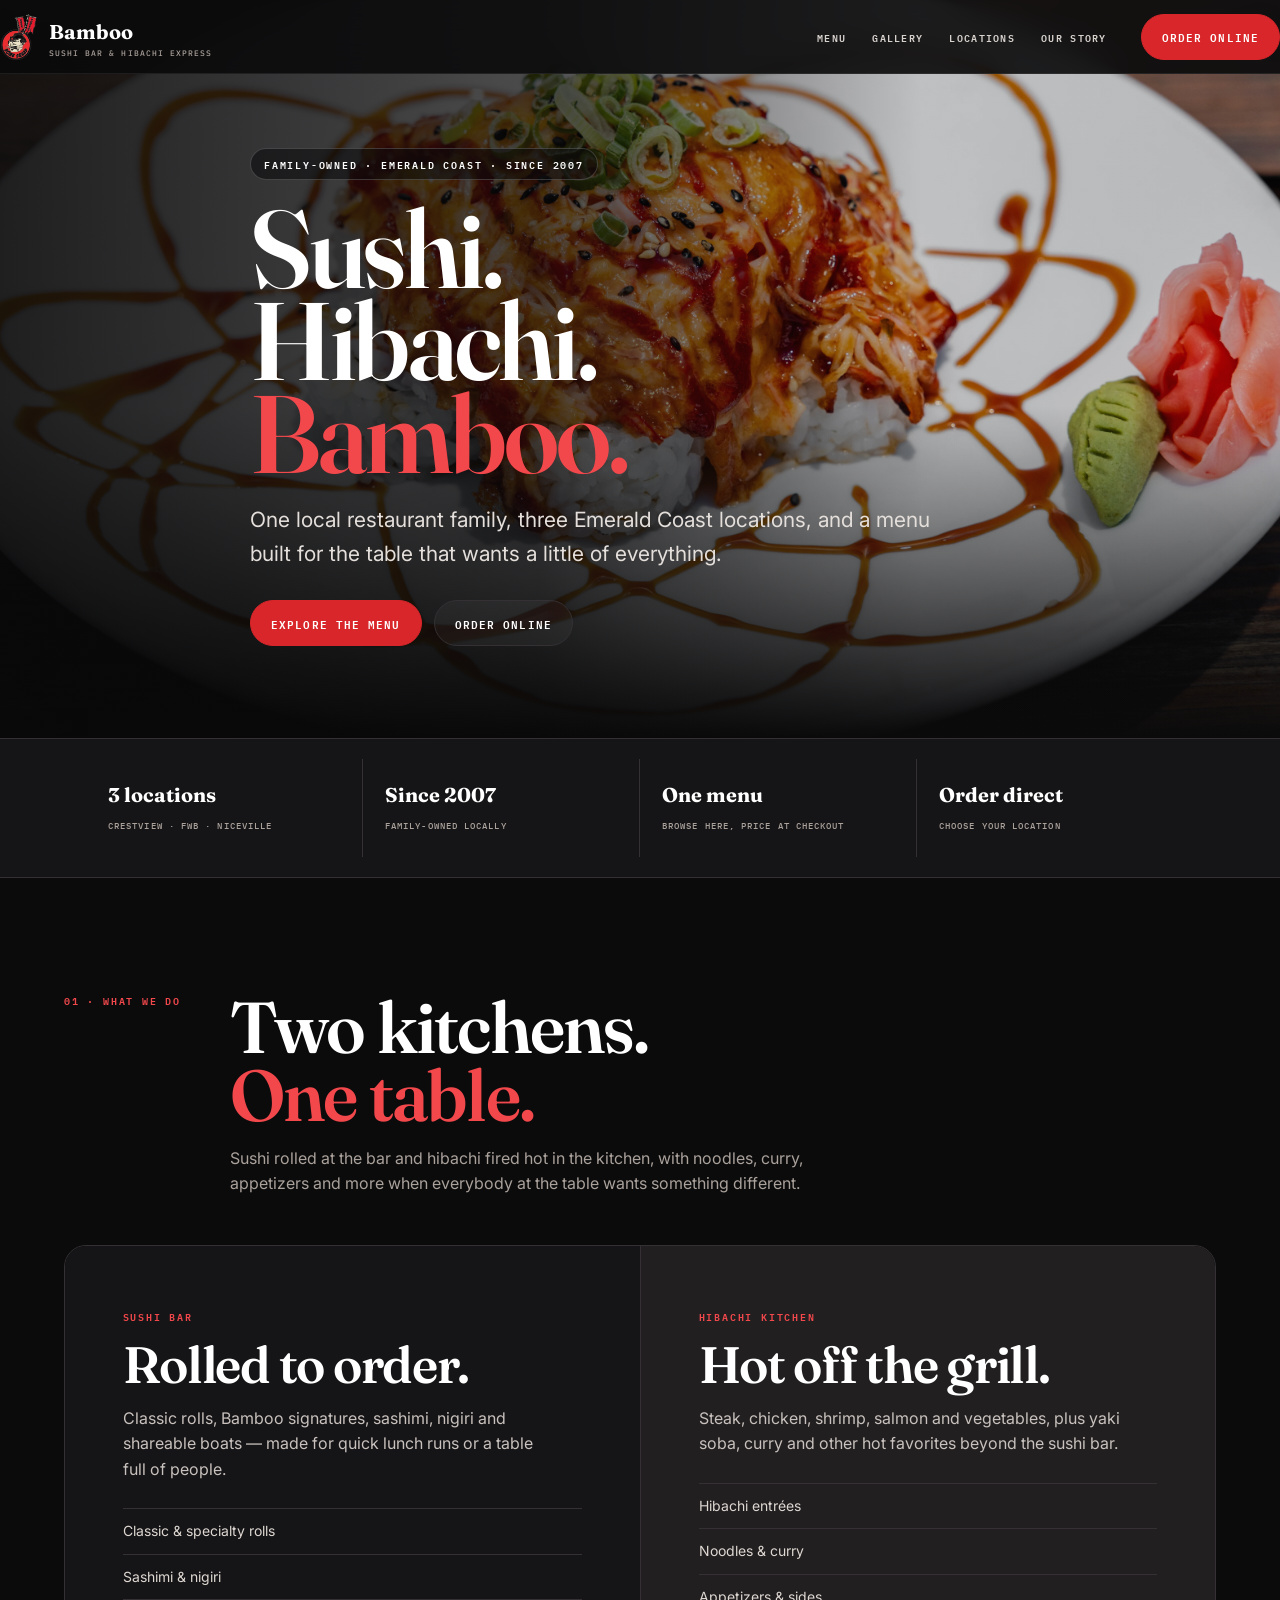
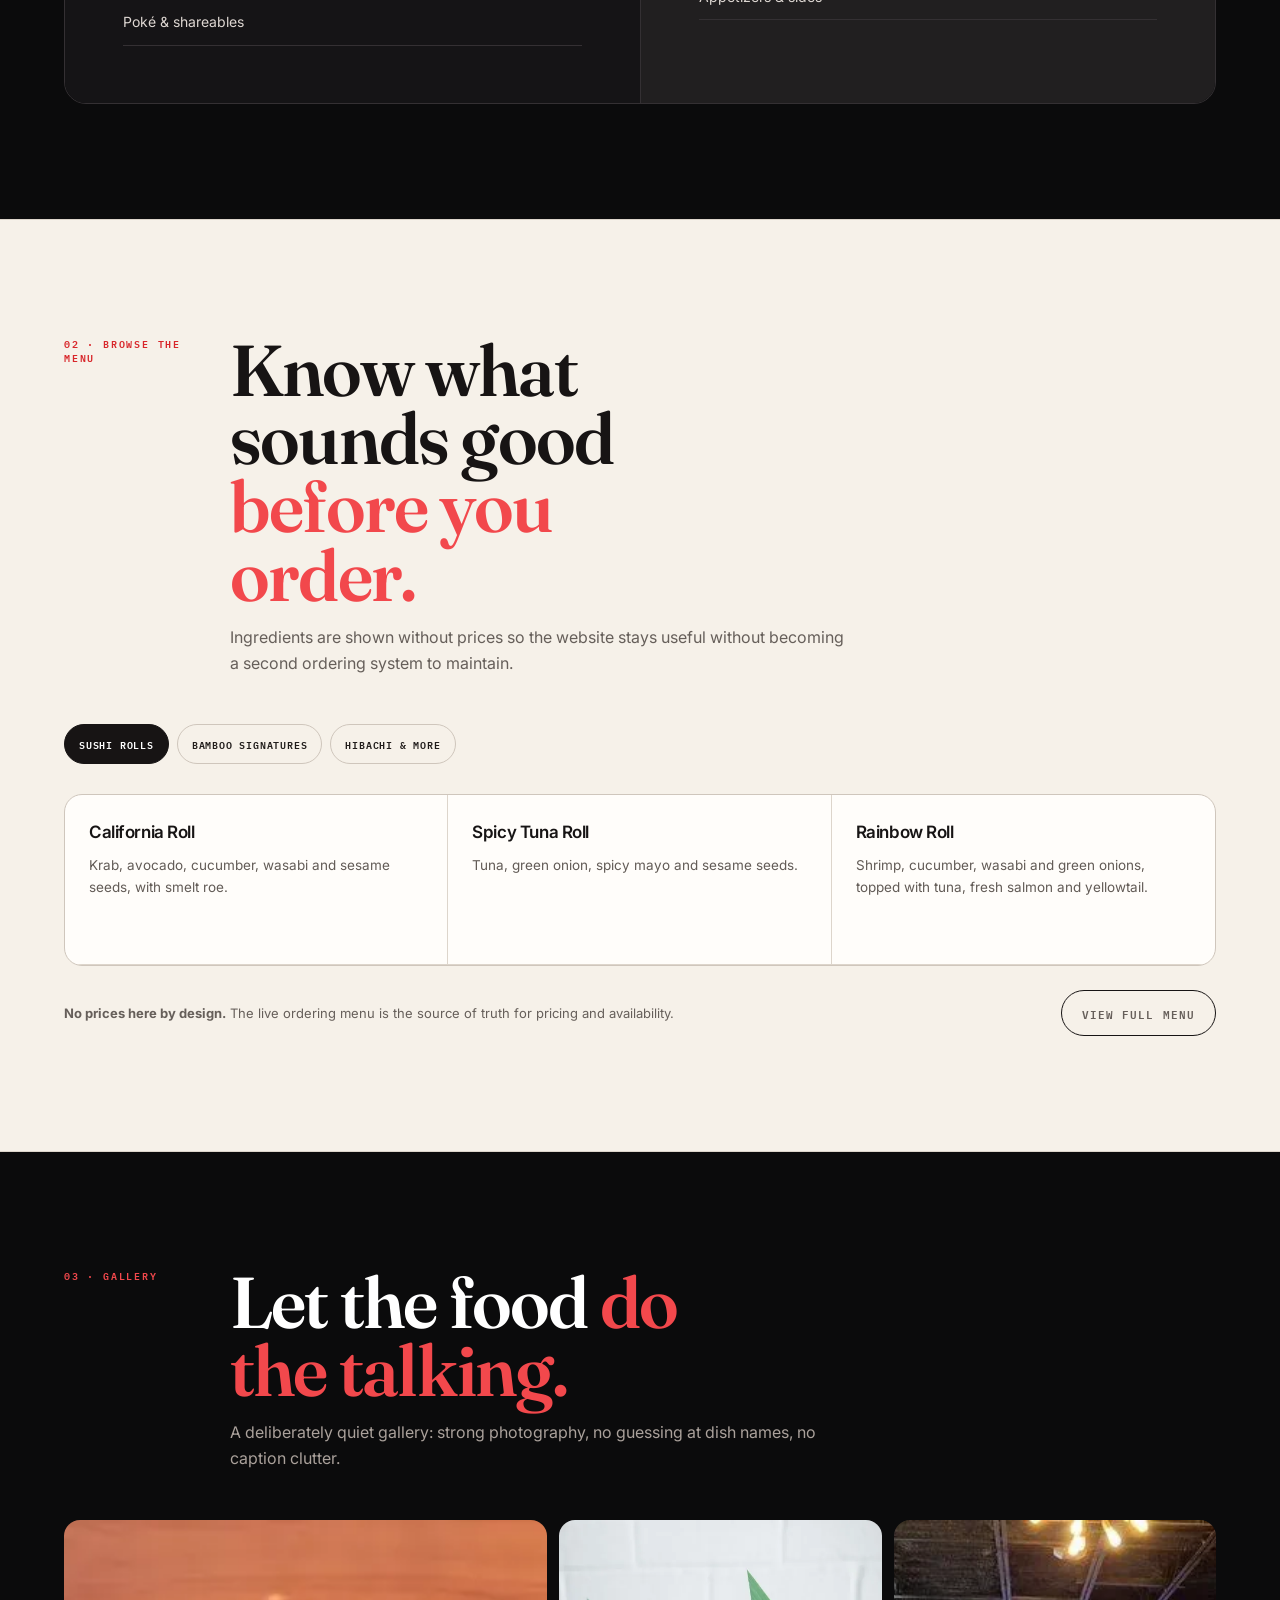
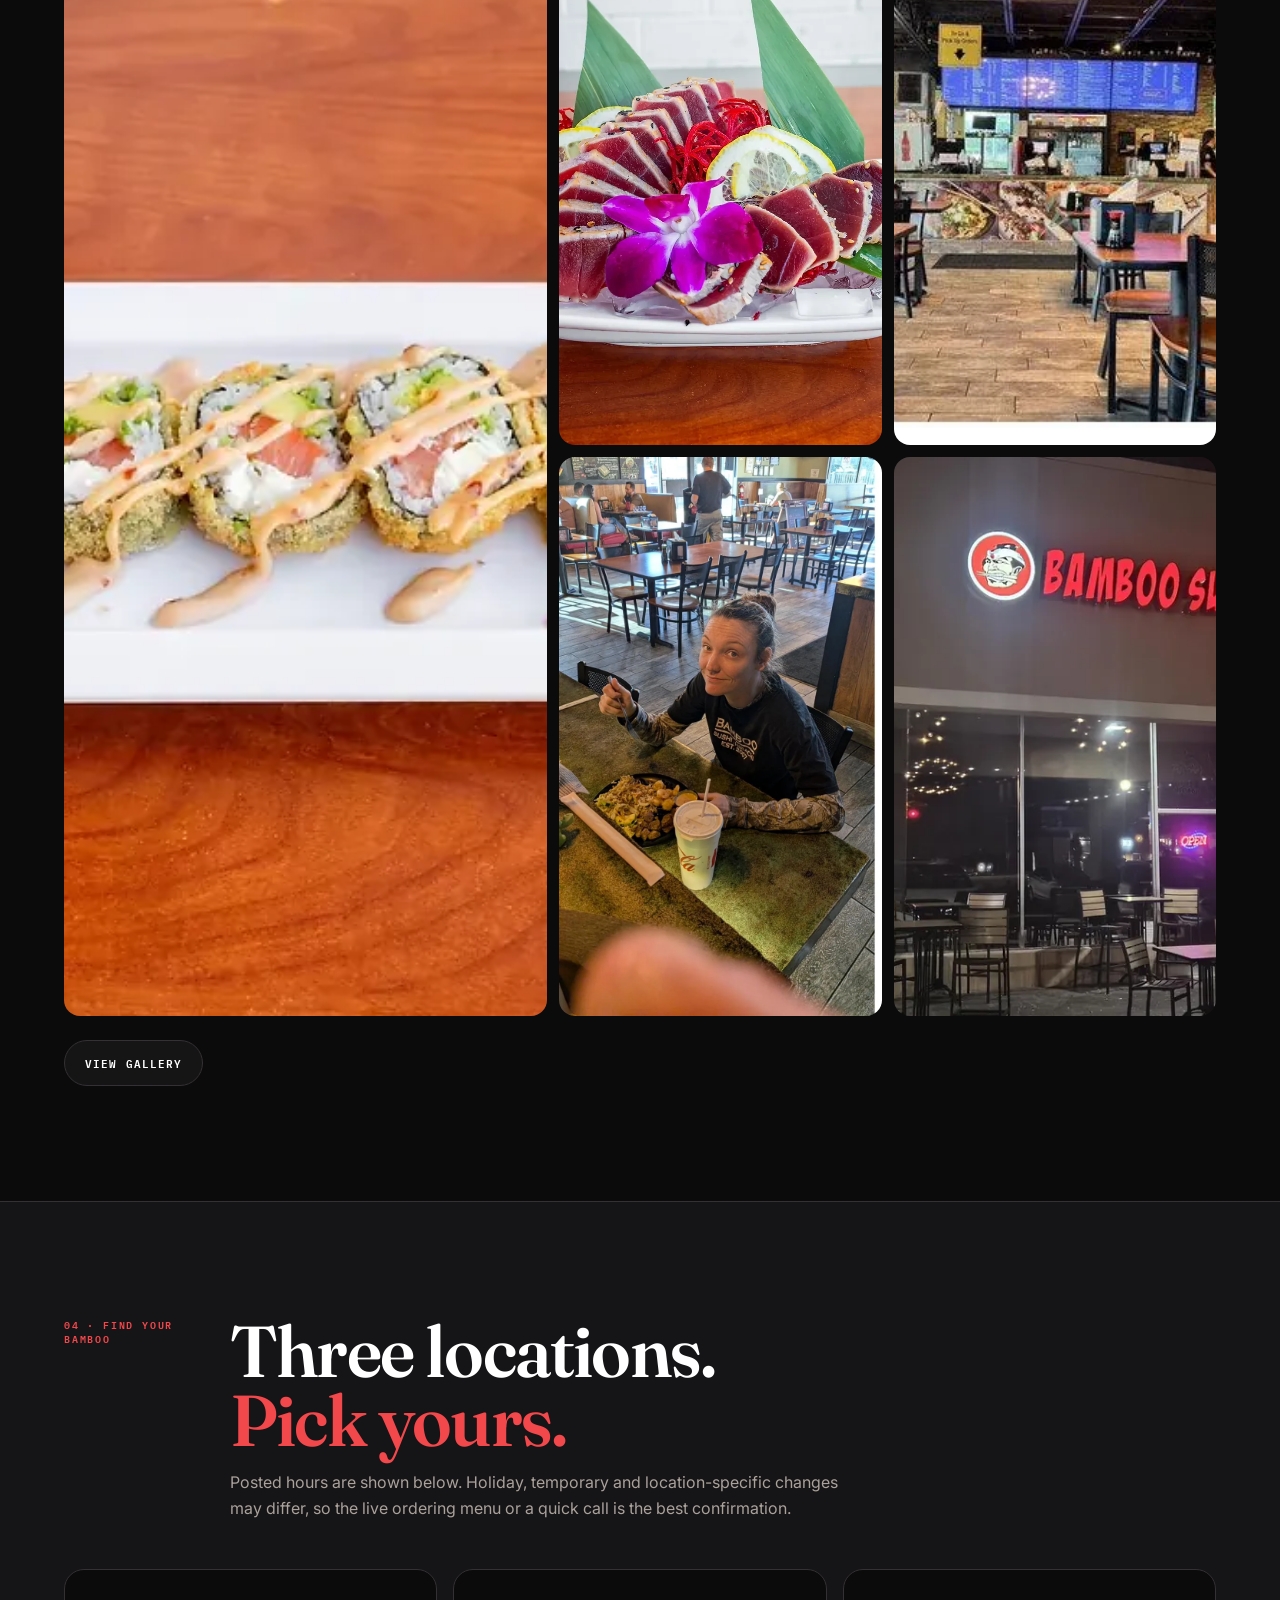
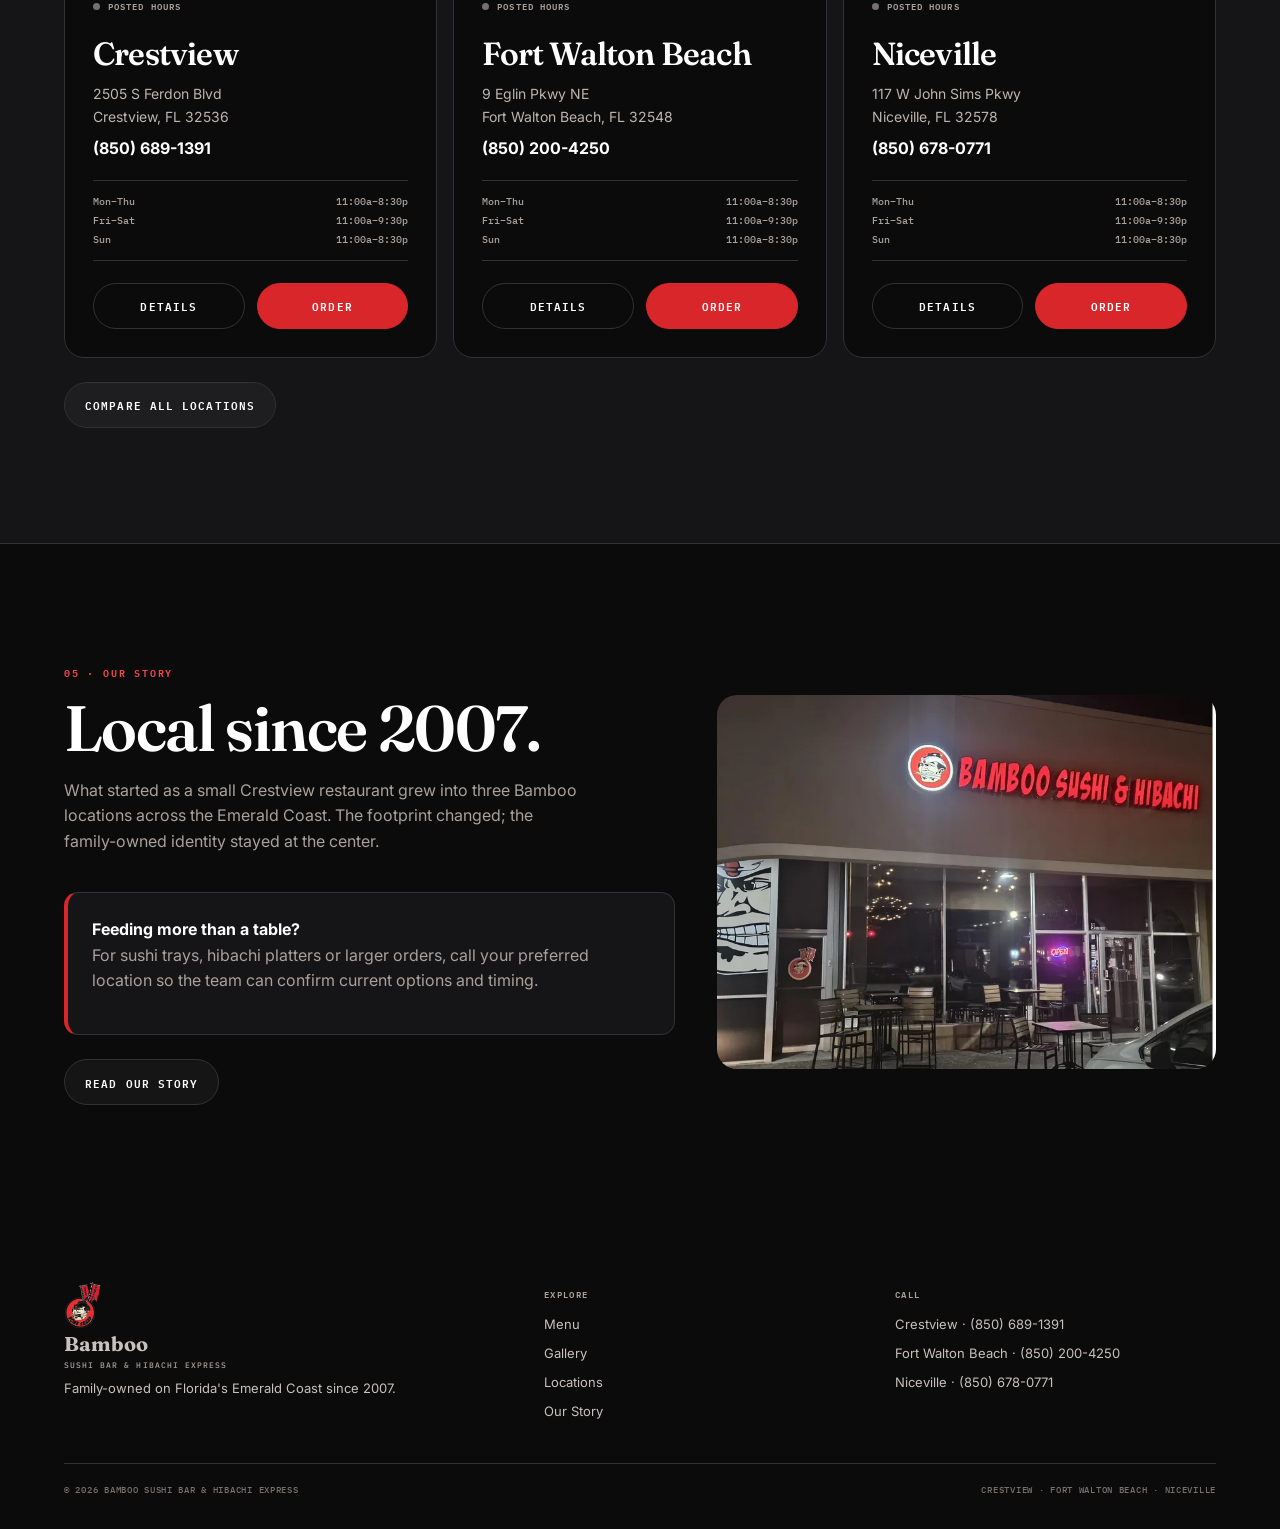
<file: index.html>
<!doctype html>
<html lang="en">
<head>
<meta charset="utf-8">
<meta name="viewport" content="width=device-width,initial-scale=1,viewport-fit=cover">
<meta name="theme-color" content="#0b0b0c">
<title>Bamboo Sushi Bar & Hibachi Express | Emerald Coast, FL</title>
<meta name="description" content="Family-owned sushi and hibachi on Florida's Emerald Coast since 2007. Browse Bamboo favorites and order direct from Crestview, Fort Walton Beach or Niceville.">
<meta name="robots" content="index,follow,max-image-preview:large">
<meta property="og:type" content="website">
<meta property="og:title" content="Bamboo Sushi Bar & Hibachi Express">
<meta property="og:description" content="Sushi, hibachi and Bamboo favorites across Crestview, Fort Walton Beach and Niceville.">
<link rel="icon" type="image/png" href="images/brand/bamboo-sushi-hibachi-logo.png">
<link rel="preload" as="image" href="images/food/volcano-roll-hero-baked-krab-eel-sauce.webp" fetchpriority="high">
<link rel="preconnect" href="https://fonts.googleapis.com">
<link rel="preconnect" href="https://fonts.gstatic.com" crossorigin>
<link href="https://fonts.googleapis.com/css2?family=Fraunces:opsz,wght@9..144,500;9..144,600&family=Inter:wght@400;500;600;700;800&family=IBM+Plex+Mono:wght@500;600&display=swap" rel="stylesheet">
<script type="application/ld+json">{"@context":"https://schema.org","@graph":[{"@type":"Restaurant","name":"Bamboo Sushi Bar & Hibachi Express - Crestview","servesCuisine":["Japanese","Sushi","Hibachi"],"telephone":"+1-850-689-1391","address":{"@type":"PostalAddress","streetAddress":"2505 S Ferdon Blvd","addressLocality":"Crestview","addressRegion":"FL","postalCode":"32536","addressCountry":"US"}},{"@type":"Restaurant","name":"Bamboo Sushi Bar & Hibachi Express - Fort Walton Beach","servesCuisine":["Japanese","Sushi","Hibachi"],"telephone":"+1-850-200-4250","address":{"@type":"PostalAddress","streetAddress":"9 Eglin Pkwy NE","addressLocality":"Fort Walton Beach","addressRegion":"FL","postalCode":"32548","addressCountry":"US"}},{"@type":"Restaurant","name":"Bamboo Sushi Bar & Hibachi Express - Niceville","servesCuisine":["Japanese","Sushi","Hibachi"],"telephone":"+1-850-678-0771","address":{"@type":"PostalAddress","streetAddress":"117 W John Sims Pkwy","addressLocality":"Niceville","addressRegion":"FL","postalCode":"32578","addressCountry":"US"}}]}</script>
<style>
:root{--ink:#0b0b0c;--ink2:#151416;--ink3:#211f20;--paper:#f6f1e9;--paper2:#fffdfa;--red:#d8262a;--red2:#f2484c;--muted:#aaa19b;--rule:#343033;--display:'Fraunces',serif;--body:'Inter',sans-serif;--mono:'IBM Plex Mono',monospace;--pad:clamp(20px,5vw,68px);--max:1380px;--ease:cubic-bezier(.16,1,.3,1)}*{box-sizing:border-box}html{scroll-behavior:smooth}body{margin:0;background:var(--ink);color:#fff;font-family:var(--body);line-height:1.6;-webkit-font-smoothing:antialiased}img{display:block;max-width:100%}a{color:inherit;text-decoration:none}button{font:inherit;color:inherit}.wrap{width:min(var(--max),calc(100% - 2*var(--pad)));margin:auto}.skip{position:absolute;left:-9999px}.skip:focus{left:12px;top:12px;background:#fff;color:#000;padding:10px 14px;z-index:999}:focus-visible{outline:2px solid var(--red2);outline-offset:3px}::selection{background:var(--red);color:#fff}.eyebrow{font:600 10px/1.4 var(--mono);letter-spacing:.18em;text-transform:uppercase;color:var(--red2)}h1,h2,h3,p{margin-top:0}h1,h2,h3{font-family:var(--display);font-weight:600;letter-spacing:-.025em}.btn{display:inline-flex;align-items:center;justify-content:center;min-height:46px;padding:0 20px;border-radius:999px;border:1px solid var(--rule);font:600 11px/1 var(--mono);letter-spacing:.1em;text-transform:uppercase;transition:.25s var(--ease)}.btn:hover{transform:translateY(-2px)}.btn-red{background:var(--red);border-color:var(--red);color:#fff}.btn-red:hover{background:var(--red2)}.btn-ghost{background:rgba(255,255,255,.04)}.actions{display:flex;gap:12px;flex-wrap:wrap}.site-head{position:fixed;top:0;left:0;right:0;z-index:200;height:74px;display:flex;align-items:center;background:rgba(11,11,12,.9);backdrop-filter:blur(14px);border-bottom:1px solid rgba(255,255,255,.08)}.nav{display:flex;align-items:center;gap:24px;width:100%}.brand{display:flex;align-items:center;gap:11px;min-width:0}.brand img{width:38px;height:46px;object-fit:contain}.brand b{font-family:var(--display);font-size:20px}.brand small{display:block;font:500 8px var(--mono);letter-spacing:.13em;text-transform:uppercase;color:var(--muted)}.links{display:flex;gap:26px;margin-left:auto}.links a{font:600 10px var(--mono);letter-spacing:.13em;text-transform:uppercase;color:#d8d2ce}.links a:hover{color:#fff}.head-order{margin-left:10px}.menu-toggle{display:none;margin-left:auto;border:1px solid var(--rule);background:transparent;border-radius:999px;padding:10px 14px;font:600 10px var(--mono);letter-spacing:.1em;text-transform:uppercase}.mobile{display:none;position:fixed;top:74px;left:0;right:0;z-index:190;background:var(--ink);border-bottom:1px solid var(--rule);padding:20px var(--pad)}.mobile.open{display:grid;gap:8px}.mobile a{padding:14px 0;border-bottom:1px solid var(--rule);font-family:var(--display);font-size:24px}.hero{position:relative;min-height:min(82svh,780px);display:flex;align-items:end;padding:130px 0 74px;overflow:hidden}.hero-bg{position:absolute;inset:0}.hero-bg img{width:100%;height:100%;object-fit:cover;object-position:50% 44%}.hero-bg:after{content:"";position:absolute;inset:0;background:linear-gradient(90deg,rgba(8,8,9,.9) 0%,rgba(8,8,9,.72) 42%,rgba(8,8,9,.22) 72%),linear-gradient(0deg,var(--ink) 0%,transparent 45%)}.hero-in{position:relative;z-index:2;max-width:780px}.hero .eyebrow{display:inline-flex;gap:10px;align-items:center;background:rgba(12,12,13,.58);border:1px solid rgba(255,255,255,.18);border-radius:999px;padding:8px 13px;color:#fff}.hero h1{font-size:clamp(52px,8.6vw,118px);line-height:.84;margin:22px 0 24px;max-width:7.4ch}.hero h1 em{font-style:normal;color:var(--red2)}.hero p{font-size:clamp(16px,2vw,21px);max-width:54ch;color:#e5dfdb}.hero .actions{margin-top:30px}.trust{border-top:1px solid var(--rule);border-bottom:1px solid var(--rule);background:var(--ink2)}.trust-in{display:grid;grid-template-columns:repeat(4,1fr)}.trust div{padding:20px 22px;border-right:1px solid var(--rule)}.trust div:last-child{border-right:0}.trust b{display:block;font-family:var(--display);font-size:20px}.trust span{font:500 9px var(--mono);letter-spacing:.12em;text-transform:uppercase;color:var(--muted)}section.block{padding:clamp(72px,9vw,124px) 0}.headline{display:grid;grid-template-columns:140px 1fr;gap:26px;align-items:start;margin-bottom:48px}.headline h2{font-size:clamp(38px,5.8vw,72px);line-height:.95;margin:0;max-width:11ch}.headline h2 em{font-style:normal;color:var(--red2)}.headline p{max-width:62ch;color:var(--muted);margin:16px 0 0}.duo{display:grid;grid-template-columns:1fr 1fr;border:1px solid var(--rule);border-radius:22px;overflow:hidden}.duo article{position:relative;padding:clamp(32px,4.5vw,58px);min-height:390px;background:var(--ink2)}.duo article+article{border-left:1px solid var(--rule);background:var(--ink3)}.duo h3{font-size:clamp(34px,4vw,55px);line-height:.95;margin:12px 0 16px}.duo p{color:#c8c1bd;max-width:43ch}.duo ul{list-style:none;padding:0;margin:26px 0 0;border-top:1px solid var(--rule)}.duo li{padding:11px 0;border-bottom:1px solid var(--rule);font-size:14px;color:#ded7d2}.menu-zone{background:var(--paper);color:#171414;border-top:1px solid #ddd5cb;border-bottom:1px solid #ddd5cb}.menu-zone .eyebrow{color:var(--red)}.menu-zone .headline p{color:#665f5a}.menu-tabs{display:flex;gap:8px;overflow:auto;padding-bottom:4px;margin-bottom:26px}.menu-tab{white-space:nowrap;border:1px solid #cfc6bc;background:transparent;color:#211d1b;border-radius:999px;padding:10px 14px;font:600 10px var(--mono);letter-spacing:.08em;text-transform:uppercase;cursor:pointer}.menu-tab[aria-selected="true"]{background:#171414;color:#fff;border-color:#171414}.menu-grid{display:grid;grid-template-columns:repeat(3,1fr);border:1px solid #cfc6bc;border-radius:18px;overflow:hidden;background:var(--paper2)}.menu-card{padding:24px;border-right:1px solid #ddd5cb;border-bottom:1px solid #ddd5cb;min-height:170px}.menu-card:nth-child(3n){border-right:0}.menu-card h3{font-family:var(--body);font-size:17px;margin:0 0 9px}.menu-card p{font-size:13.5px;color:#625b56;margin:0}.menu-note{display:flex;justify-content:space-between;gap:20px;align-items:center;margin-top:24px;color:#665f5a;font-size:13px}.menu-panel[hidden]{display:none}.gallery-grid{display:grid;grid-template-columns:1.5fr 1fr 1fr;gap:12px}.gallery-grid figure{margin:0;position:relative;overflow:hidden;border-radius:16px;min-height:310px;background:var(--ink2)}.gallery-grid figure:first-child{grid-row:span 2;min-height:632px}.gallery-grid img{width:100%;height:100%;object-fit:cover;transition:transform .6s var(--ease)}.gallery-grid figure:hover img{transform:scale(1.035)}.locations{background:var(--ink2);border-top:1px solid var(--rule);border-bottom:1px solid var(--rule)}.loc-grid{display:grid;grid-template-columns:repeat(3,1fr);gap:16px}.loc{border:1px solid var(--rule);border-radius:20px;padding:28px;background:var(--ink);display:flex;flex-direction:column;min-height:360px}.status{display:inline-flex;align-items:center;gap:8px;font:600 9px var(--mono);letter-spacing:.12em;text-transform:uppercase;color:var(--muted)}.status i{width:7px;height:7px;border-radius:50%;background:#78706c}.loc h3{font-size:32px;margin:14px 0 4px}.loc address{font-style:normal;color:#bdb5b0;font-size:14px}.loc .phone{margin:8px 0 18px;color:#fff;font-weight:700}.hours{margin:0 0 22px;padding:14px 0;border-top:1px solid var(--rule);border-bottom:1px solid var(--rule);display:grid;gap:6px;font:500 10px var(--mono);color:var(--muted)}.hours div{display:flex;justify-content:space-between;gap:12px}.loc .actions{margin-top:auto}.loc .btn{flex:1}.story-band{display:grid;grid-template-columns:1.1fr .9fr;gap:42px;align-items:center}.story-band img{width:100%;aspect-ratio:4/3;object-fit:cover;border-radius:20px}.story-band h2{font-size:clamp(40px,5vw,68px);line-height:.98;margin:12px 0 18px}.story-band p{color:var(--muted);max-width:52ch}.catering{margin-top:38px;padding:24px;border:1px solid var(--rule);border-left:4px solid var(--red);border-radius:14px;background:var(--ink2)}footer{padding:54px 0 34px}.foot{display:grid;grid-template-columns:1.4fr 1fr 1fr;gap:30px;padding-bottom:34px;border-bottom:1px solid var(--rule)}.foot h4{font:600 9px var(--mono);letter-spacing:.16em;text-transform:uppercase;color:var(--muted)}.foot a,.foot p{display:block;margin:8px 0;color:#c8c1bd;font-size:13px}.footbase{display:flex;justify-content:space-between;gap:20px;padding-top:20px;font:500 9px var(--mono);letter-spacing:.08em;text-transform:uppercase;color:#77706c}.mobile-order{display:none}@media(max-width:980px){.links,.head-order{display:none}.menu-toggle{display:block}.trust-in{grid-template-columns:repeat(2,1fr)}.headline{grid-template-columns:1fr}.duo,.story-band{grid-template-columns:1fr}.duo article+article{border-left:0;border-top:1px solid var(--rule)}.menu-grid{grid-template-columns:repeat(2,1fr)}.gallery-grid{grid-template-columns:1fr 1fr}.gallery-grid figure:first-child{grid-column:span 2;grid-row:auto;min-height:460px}.loc-grid{grid-template-columns:1fr}.foot{grid-template-columns:1fr 1fr}}@media(max-width:620px){body{padding-bottom:68px}.brand small{display:none}.brand img{width:34px}.hero{min-height:76svh;padding-bottom:56px}.hero h1{font-size:clamp(50px,17vw,82px)}.trust-in{grid-template-columns:1fr 1fr}.trust div{padding:16px}section.block{padding:68px 0}.headline{margin-bottom:34px}.menu-grid{grid-template-columns:1fr}.menu-card{border-right:0}.menu-note{align-items:flex-start;flex-direction:column}.gallery-grid{grid-template-columns:1fr}.gallery-grid figure:first-child{grid-column:auto;min-height:420px}.gallery-grid figure{min-height:260px}.foot{grid-template-columns:1fr}.footbase{flex-direction:column}.mobile-order{position:fixed;left:12px;right:12px;bottom:10px;z-index:180;display:grid;grid-template-columns:1fr 1.4fr;gap:8px;padding:8px;background:rgba(11,11,12,.94);backdrop-filter:blur(12px);border:1px solid var(--rule);border-radius:999px}.mobile-order .btn{min-height:42px;padding:0 12px}}@media(prefers-reduced-motion:reduce){*{scroll-behavior:auto!important;transition:none!important}}
</style>
</head>
<body>
<a class="skip" href="#main">Skip to content</a>
<header class="site-head"><div class="wrap nav"><a class="brand" href="/"><img src="images/brand/bamboo-sushi-hibachi-logo.png" alt="Bamboo Sushi Bar and Hibachi Express"><span><b>Bamboo</b><small>Sushi Bar & Hibachi Express</small></span></a><nav class="links" aria-label="Primary"><a href="/menu/">Menu</a><a href="/gallery/">Gallery</a><a href="/locations/">Locations</a><a href="/about/">Our Story</a></nav><a class="btn btn-red head-order" href="/locations/">Order Online</a><button class="menu-toggle" id="menuToggle" aria-expanded="false" aria-controls="mobileNav">Menu</button></div></header>
<nav class="mobile" id="mobileNav" aria-label="Mobile"><a href="/menu/">Menu</a><a href="/gallery/">Gallery</a><a href="/locations/">Locations</a><a href="/about/">Our Story</a><a href="/locations/">Order Online</a></nav>
<main id="main">
<section class="hero" id="top"><div class="hero-bg"><img src="images/food/volcano-roll-hero-baked-krab-eel-sauce.webp" alt="Prepared sushi at Bamboo" fetchpriority="high"></div><div class="wrap hero-in"><span class="eyebrow">Family-owned · Emerald Coast · Since 2007</span><h1>Sushi. Hibachi. <em>Bamboo.</em></h1><p>One local restaurant family, three Emerald Coast locations, and a menu built for the table that wants a little of everything.</p><div class="actions"><a class="btn btn-red" href="/menu/">Explore the Menu</a><a class="btn btn-ghost" href="/locations/">Order Online</a></div></div></section>
<div class="trust"><div class="wrap trust-in"><div><b>3 locations</b><span>Crestview · FWB · Niceville</span></div><div><b>Since 2007</b><span>Family-owned locally</span></div><div><b>One menu</b><span>Browse here, price at checkout</span></div><div><b>Order direct</b><span>Choose your location</span></div></div></div>
<section class="block"><div class="wrap"><div class="headline"><span class="eyebrow">01 · What we do</span><div><h2>Two kitchens. <em>One table.</em></h2><p>Sushi rolled at the bar and hibachi fired hot in the kitchen, with noodles, curry, appetizers and more when everybody at the table wants something different.</p></div></div><div class="duo"><article><span class="eyebrow">Sushi bar</span><h3>Rolled to order.</h3><p>Classic rolls, Bamboo signatures, sashimi, nigiri and shareable boats — made for quick lunch runs or a table full of people.</p><ul><li>Classic & specialty rolls</li><li>Sashimi & nigiri</li><li>Poké & shareables</li></ul></article><article><span class="eyebrow">Hibachi kitchen</span><h3>Hot off the grill.</h3><p>Steak, chicken, shrimp, salmon and vegetables, plus yaki soba, curry and other hot favorites beyond the sushi bar.</p><ul><li>Hibachi entrées</li><li>Noodles & curry</li><li>Appetizers & sides</li></ul></article></div></div></section>
<section class="block menu-zone" id="menu"><div class="wrap"><div class="headline"><span class="eyebrow">02 · Browse the menu</span><div><h2>Know what sounds good <em>before you order.</em></h2><p>Ingredients are shown without prices so the website stays useful without becoming a second ordering system to maintain.</p></div></div><div class="menu-tabs" role="tablist" aria-label="Menu categories"><button id="tab-rolls" class="menu-tab" role="tab" aria-selected="true" aria-controls="rolls" tabindex="0" data-panel="rolls">Sushi Rolls</button><button id="tab-signatures" class="menu-tab" role="tab" aria-selected="false" aria-controls="signatures" tabindex="-1" data-panel="signatures">Bamboo Signatures</button><button id="tab-hibachi" class="menu-tab" role="tab" aria-selected="false" aria-controls="hibachi" tabindex="-1" data-panel="hibachi">Hibachi & More</button></div><div class="menu-panel" id="rolls" role="tabpanel" aria-labelledby="tab-rolls"><div class="menu-grid"><article class="menu-card"><h3>California Roll</h3><p>Krab, avocado, cucumber, wasabi and sesame seeds, with smelt roe.</p></article><article class="menu-card"><h3>Spicy Tuna Roll</h3><p>Tuna, green onion, spicy mayo and sesame seeds.</p></article><article class="menu-card"><h3>Rainbow Roll</h3><p>Shrimp, cucumber, wasabi and green onions, topped with tuna, fresh salmon and yellowtail.</p></article></div></div><div class="menu-panel" id="signatures" role="tabpanel" aria-labelledby="tab-signatures" hidden><div class="menu-grid"><article class="menu-card"><h3>Volcano Roll</h3><p>Crunchy shrimp roll topped with baked krab salad, Bamboo sauce and chili paste, finished with green onions and eel sauce.</p></article><article class="menu-card"><h3>Godzilla Roll</h3><p>Tuna, krab salad, avocado, green onion, asparagus and spicy mayo, flash fried and topped with eel sauce and chili paste.</p></article><article class="menu-card"><h3>Mt. Fuji Roll</h3><p>Yellowtail, tempura crunch and green onions, topped with broiled shrimp and scallops in Bamboo sauce.</p></article></div></div><div class="menu-panel" id="hibachi" role="tabpanel" aria-labelledby="tab-hibachi" hidden><div class="menu-grid"><article class="menu-card"><h3>Hibachi Steak</h3><p>Grilled steak with hibachi vegetables and fried or steamed rice.</p></article><article class="menu-card"><h3>Yaki Soba</h3><p>Stir-fried noodles with mixed vegetables and your choice of protein.</p></article><article class="menu-card"><h3>Japanese Curry</h3><p>Carrots, potatoes and onions in a thick curry sauce over steamed rice with your choice of protein.</p></article></div></div><div class="menu-note"><span><strong>No prices here by design.</strong> The live ordering menu is the source of truth for pricing and availability.</span><a class="btn" style="border-color:#171414" href="/menu/">View full menu</a></div></div></section>
<section class="block" id="gallery"><div class="wrap"><div class="headline"><span class="eyebrow">03 · Gallery</span><div><h2>Let the food <em>do the talking.</em></h2><p>A deliberately quiet gallery: strong photography, no guessing at dish names, no caption clutter.</p></div></div><div class="gallery-grid"><figure><img loading="lazy" src="images/food/crispy-fried-sushi-roll-platter-bamboo-sauce.webp" alt="Prepared sushi platter at Bamboo"></figure><figure><img loading="lazy" src="images/food/seared-ahi-tuna-sashimi-emerald-coast.webp" alt="Prepared seafood dish at Bamboo"></figure><figure><img loading="lazy" src="images/gallery/dining-room-interior-sushi-bar-menu-boards.webp" alt="Bamboo dining room"></figure><figure><img loading="lazy" src="images/gallery/guest-enjoying-hibachi-express-meal.webp" alt="Guest dining at Bamboo"></figure><figure><img loading="lazy" src="images/gallery/bamboo-sushi-hibachi-storefront-evening-800w.webp" alt="Bamboo storefront in the evening"></figure></div><div class="actions" style="margin-top:24px"><a class="btn btn-ghost" href="/gallery/">View gallery</a></div></div></section>
<section class="block locations" id="locations"><div class="wrap"><div class="headline"><span class="eyebrow">04 · Find your Bamboo</span><div><h2>Three locations. <em>Pick yours.</em></h2><p>Posted hours are shown below. Holiday, temporary and location-specific changes may differ, so the live ordering menu or a quick call is the best confirmation.</p></div></div><div class="loc-grid"><article class="loc"><span class="status"><i></i><span>Posted hours</span></span><h3>Crestview</h3><address>2505 S Ferdon Blvd<br>Crestview, FL 32536</address><a class="phone" href="tel:+18506891391">(850) 689-1391</a><div class="hours"><div><span>Mon–Thu</span><span>11:00a–8:30p</span></div><div><span>Fri–Sat</span><span>11:00a–9:30p</span></div><div><span>Sun</span><span>11:00a–8:30p</span></div></div><div class="actions"><a class="btn" href="/locations/crestview/">Details</a><a class="btn btn-red" target="_blank" rel="noopener" href="https://menu-6161.orderexperience.net/58a87ddc515ee9f947471247/menu">Order</a></div></article><article class="loc"><span class="status"><i></i><span>Posted hours</span></span><h3>Fort Walton Beach</h3><address>9 Eglin Pkwy NE<br>Fort Walton Beach, FL 32548</address><a class="phone" href="tel:+18502004250">(850) 200-4250</a><div class="hours"><div><span>Mon–Thu</span><span>11:00a–8:30p</span></div><div><span>Fri–Sat</span><span>11:00a–9:30p</span></div><div><span>Sun</span><span>11:00a–8:30p</span></div></div><div class="actions"><a class="btn" href="/locations/fort-walton-beach/">Details</a><a class="btn btn-red" target="_blank" rel="noopener" href="https://menu-6161.orderexperience.net/5f08c146505ee9dd3c7b23c8/menu">Order</a></div></article><article class="loc"><span class="status"><i></i><span>Posted hours</span></span><h3>Niceville</h3><address>117 W John Sims Pkwy<br>Niceville, FL 32578</address><a class="phone" href="tel:+18506780771">(850) 678-0771</a><div class="hours"><div><span>Mon–Thu</span><span>11:00a–8:30p</span></div><div><span>Fri–Sat</span><span>11:00a–9:30p</span></div><div><span>Sun</span><span>11:00a–8:30p</span></div></div><div class="actions"><a class="btn" href="/locations/niceville/">Details</a><a class="btn btn-red" target="_blank" rel="noopener" href="https://menu-6161.orderexperience.net/58a87e82515ee9c647471249/menu">Order</a></div></article></div><div class="actions" style="margin-top:24px"><a class="btn btn-ghost" href="/locations/">Compare all locations</a></div></div></section>
<section class="block" id="story"><div class="wrap story-band"><div><span class="eyebrow">05 · Our story</span><h2>Local since 2007.</h2><p>What started as a small Crestview restaurant grew into three Bamboo locations across the Emerald Coast. The footprint changed; the family-owned identity stayed at the center.</p><div class="catering"><b>Feeding more than a table?</b><p>For sushi trays, hibachi platters or larger orders, call your preferred location so the team can confirm current options and timing.</p></div><div class="actions" style="margin-top:24px"><a class="btn btn-ghost" href="/about/">Read our story</a></div></div><img loading="lazy" src="images/gallery/bamboo-sushi-hibachi-storefront-evening-800w.webp" alt="Bamboo storefront in the evening"></div></section>
</main>
<footer><div class="wrap"><div class="foot"><div><a class="brand" href="/"><img src="images/brand/bamboo-sushi-hibachi-logo.png" alt=""><span><b>Bamboo</b><small>Sushi Bar & Hibachi Express</small></span></a><p>Family-owned on Florida's Emerald Coast since 2007.</p></div><div><h4>Explore</h4><a href="/menu/">Menu</a><a href="/gallery/">Gallery</a><a href="/locations/">Locations</a><a href="/about/">Our Story</a></div><div><h4>Call</h4><a href="tel:+18506891391">Crestview · (850) 689-1391</a><a href="tel:+18502004250">Fort Walton Beach · (850) 200-4250</a><a href="tel:+18506780771">Niceville · (850) 678-0771</a></div></div><div class="footbase"><span>© <span id="year"></span> Bamboo Sushi Bar & Hibachi Express</span><span>Crestview · Fort Walton Beach · Niceville</span></div></div></footer>
<div class="mobile-order"><a class="btn btn-ghost" href="/menu/">Menu</a><a class="btn btn-red" href="/locations/">Order Online</a></div>
<script>(function(){const q=(s,c=document)=>c.querySelector(s),qa=(s,c=document)=>[...c.querySelectorAll(s)];q('#year').textContent=new Date().getFullYear();const toggle=q('#menuToggle'),mobile=q('#mobileNav');toggle.addEventListener('click',()=>{const open=mobile.classList.toggle('open');toggle.setAttribute('aria-expanded',String(open));});const tabs=qa('.menu-tab'),panels=qa('.menu-panel');function activate(tab,focus){tabs.forEach(t=>{const selected=t===tab;t.setAttribute('aria-selected',String(selected));t.tabIndex=selected?0:-1;});panels.forEach(p=>p.hidden=p.id!==tab.dataset.panel);if(focus)tab.focus();}tabs.forEach((tab,i)=>{tab.addEventListener('click',()=>activate(tab,false));tab.addEventListener('keydown',e=>{let next=null;if(e.key==='ArrowRight')next=(i+1)%tabs.length;if(e.key==='ArrowLeft')next=(i-1+tabs.length)%tabs.length;if(e.key==='Home')next=0;if(e.key==='End')next=tabs.length-1;if(next!==null){e.preventDefault();activate(tabs[next],true);}});});})();</script>
</body>
</html>
</file>
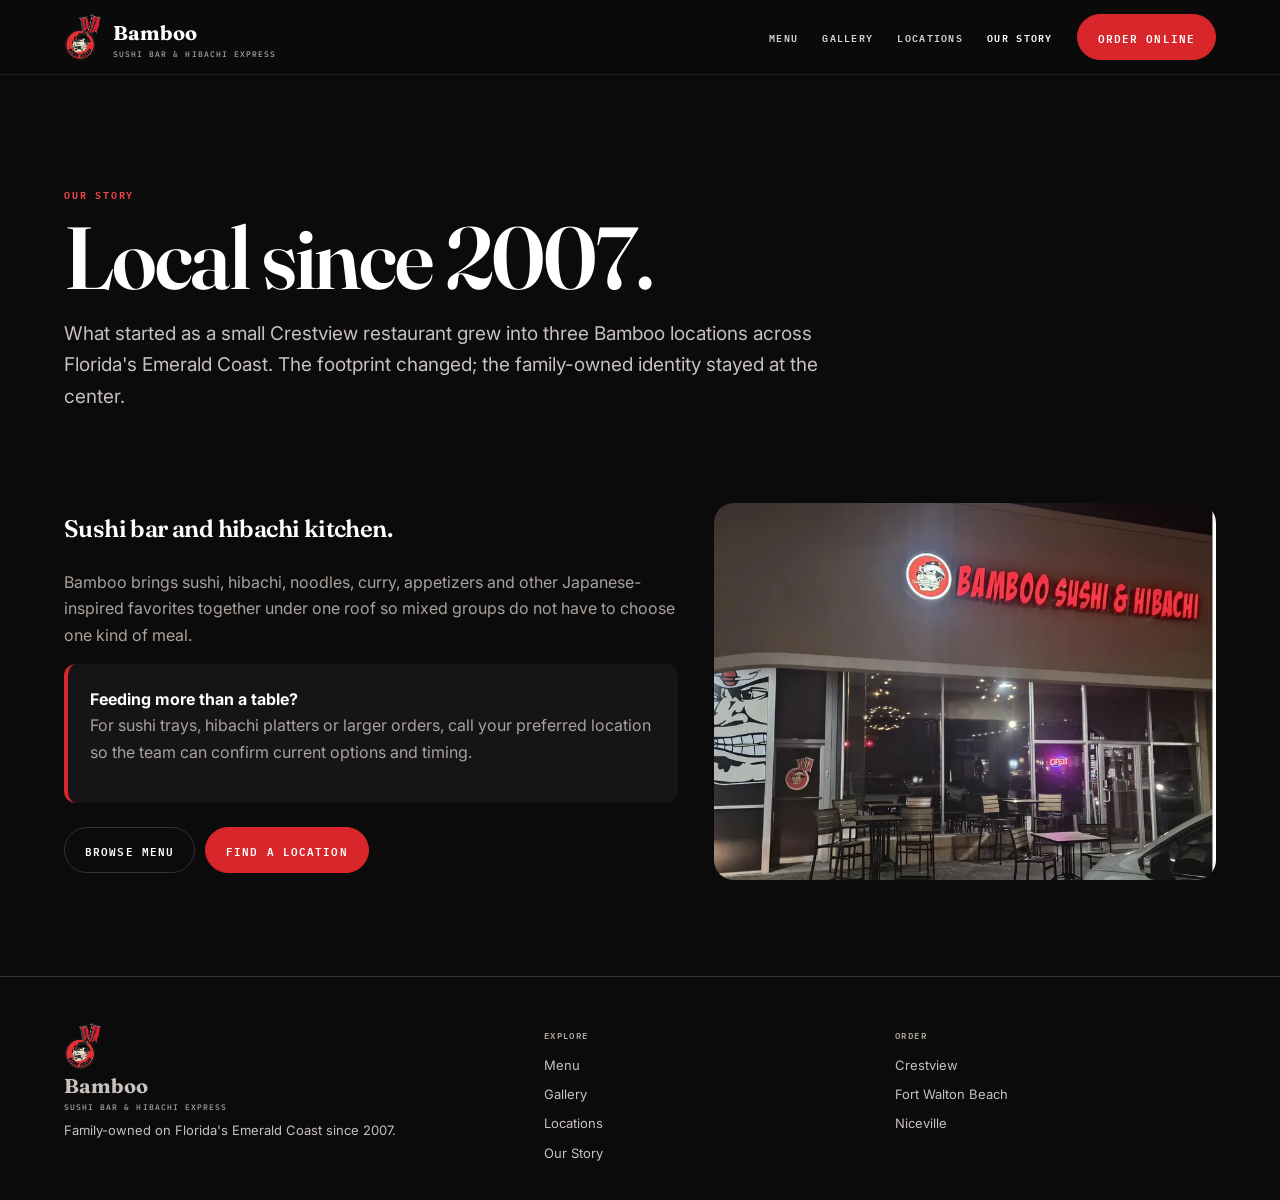
<file: about/index.html>
<!doctype html><html lang="en"><head><meta charset="utf-8"><meta name="viewport" content="width=device-width,initial-scale=1"><meta name="theme-color" content="#0b0b0c"><title>About Bamboo | Sushi Bar & Hibachi Express</title><meta name="description" content="Learn about Bamboo Sushi Bar & Hibachi Express, a family-owned Emerald Coast restaurant group with locations in Crestview, Fort Walton Beach and Niceville."><link rel="preconnect" href="https://fonts.googleapis.com"><link rel="preconnect" href="https://fonts.gstatic.com" crossorigin><link href="https://fonts.googleapis.com/css2?family=Fraunces:opsz,wght@9..144,500;9..144,600&family=Inter:wght@400;500;600;700;800&family=IBM+Plex+Mono:wght@500;600&display=swap" rel="stylesheet"><link rel="stylesheet" href="/assets/css/site.css"></head><body><a class="skip" href="#main">Skip to content</a><header class="site-head"><div class="wrap nav"><a class="brand" href="/"><img src="/images/brand/bamboo-sushi-hibachi-logo.png" alt="Bamboo Sushi Bar and Hibachi Express"><span><b>Bamboo</b><small>Sushi Bar & Hibachi Express</small></span></a><nav class="links" aria-label="Primary"><a href="/menu/">Menu</a><a href="/gallery/">Gallery</a><a href="/locations/">Locations</a><a href="/about/" aria-current="page">Our Story</a></nav><a class="btn btn-red" href="/locations/">Order Online</a></div></header><main id="main"><section class="page-hero"><div class="wrap"><div class="eyebrow">Our story</div><h1>Local since 2007.</h1><p>What started as a small Crestview restaurant grew into three Bamboo locations across Florida's Emerald Coast. The footprint changed; the family-owned identity stayed at the center.</p></div></section><section class="section"><div class="wrap story-grid"><div><h2>Sushi bar and hibachi kitchen.</h2><p class="muted">Bamboo brings sushi, hibachi, noodles, curry, appetizers and other Japanese-inspired favorites together under one roof so mixed groups do not have to choose one kind of meal.</p><div class="notice"><strong>Feeding more than a table?</strong><p class="muted">For sushi trays, hibachi platters or larger orders, call your preferred location so the team can confirm current options and timing.</p></div><div class="actions" style="margin-top:24px"><a class="btn" href="/menu/">Browse menu</a><a class="btn btn-red" href="/locations/">Find a location</a></div></div><img loading="lazy" src="/images/gallery/bamboo-sushi-hibachi-storefront-evening-800w.webp" alt="Bamboo storefront in the evening"></div></section></main><footer><div class="wrap foot"><div><a class="brand" href="/"><img src="/images/brand/bamboo-sushi-hibachi-logo.png" alt=""><span><b>Bamboo</b><small>Sushi Bar & Hibachi Express</small></span></a><p>Family-owned on Florida's Emerald Coast since 2007.</p></div><div><h4>Explore</h4><a href="/menu/">Menu</a><a href="/gallery/">Gallery</a><a href="/locations/">Locations</a><a href="/about/">Our Story</a></div><div><h4>Order</h4><a href="/locations/crestview/">Crestview</a><a href="/locations/fort-walton-beach/">Fort Walton Beach</a><a href="/locations/niceville/">Niceville</a></div></div></footer></body></html>
</file>
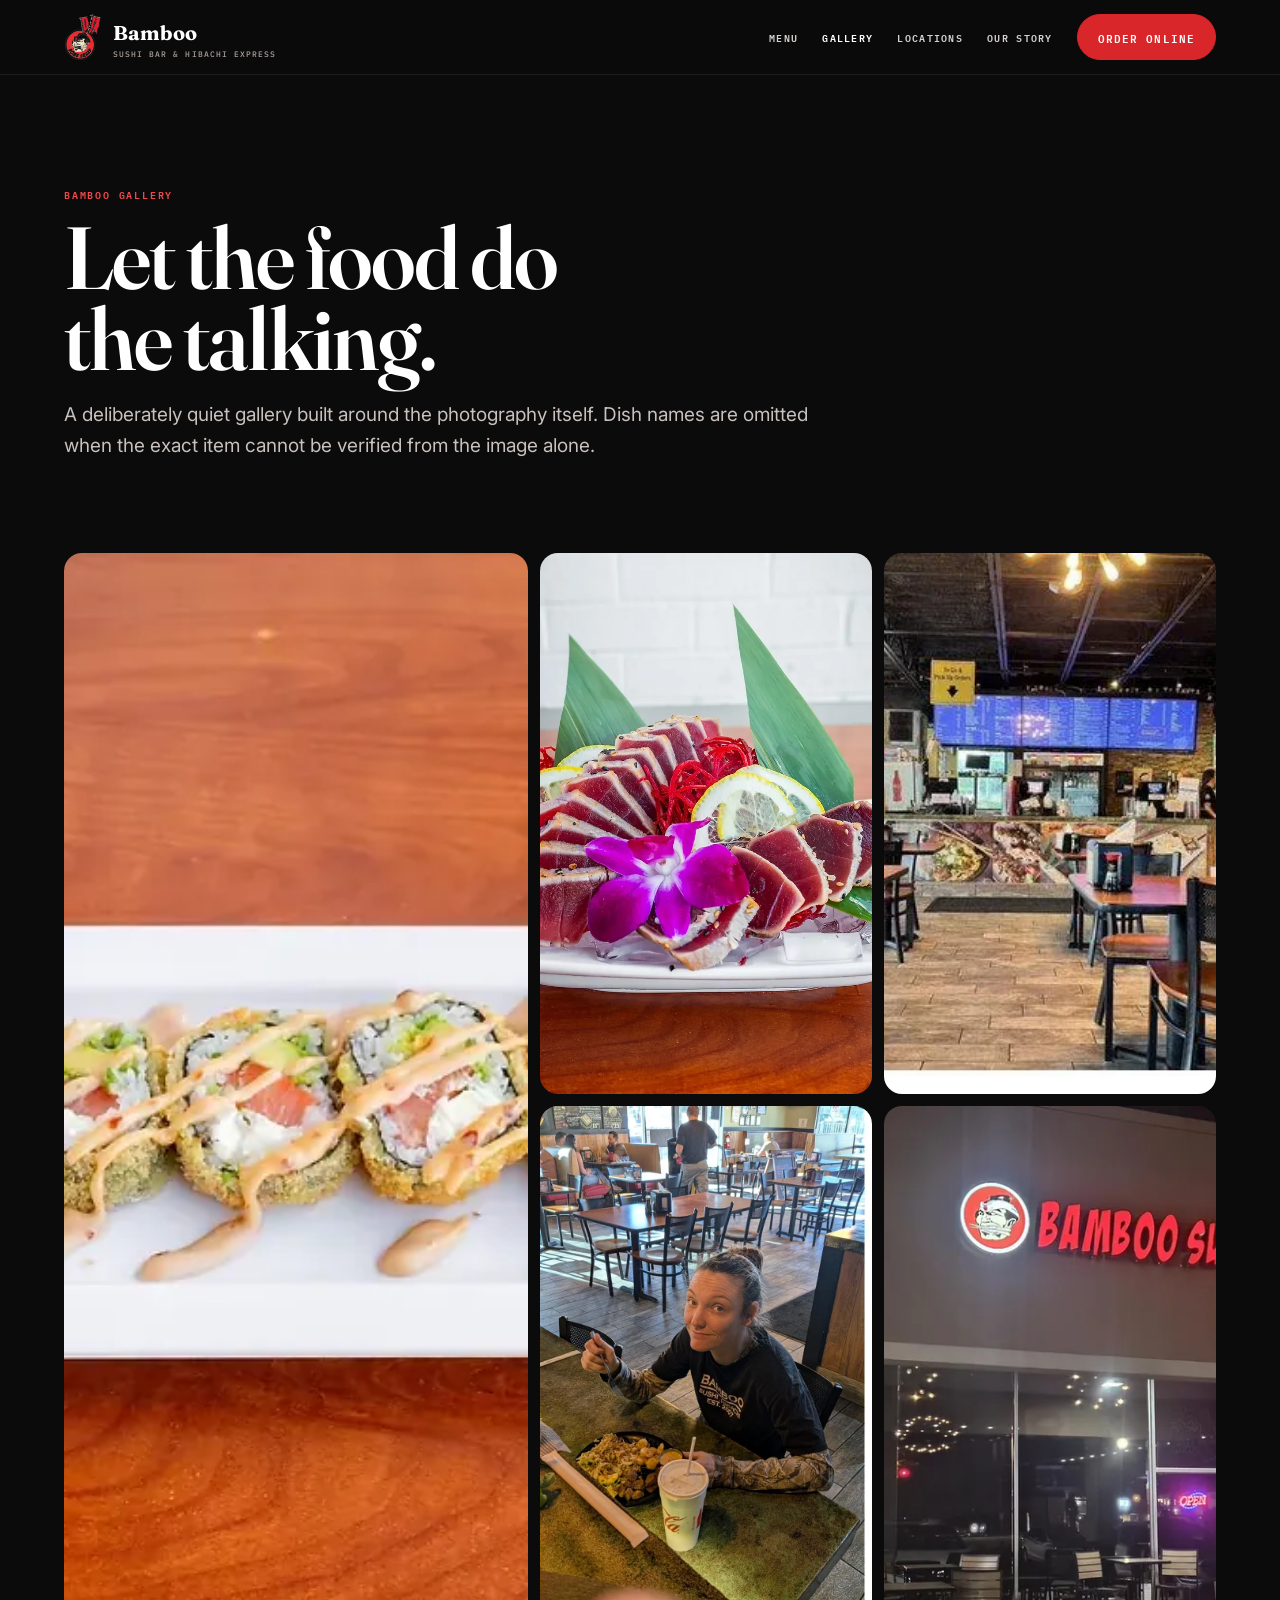
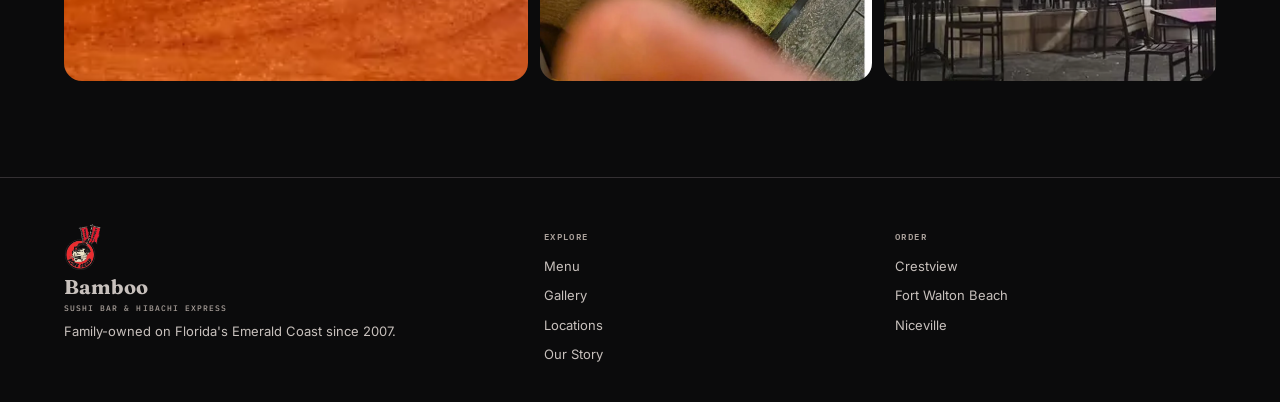
<file: gallery/index.html>
<!doctype html><html lang="en"><head><meta charset="utf-8"><meta name="viewport" content="width=device-width,initial-scale=1"><meta name="theme-color" content="#0b0b0c"><title>Gallery | Bamboo Sushi Bar & Hibachi Express</title><meta name="description" content="A photo gallery from Bamboo Sushi Bar & Hibachi Express on Florida's Emerald Coast."><link rel="preconnect" href="https://fonts.googleapis.com"><link rel="preconnect" href="https://fonts.gstatic.com" crossorigin><link href="https://fonts.googleapis.com/css2?family=Fraunces:opsz,wght@9..144,500;9..144,600&family=Inter:wght@400;500;600;700;800&family=IBM+Plex+Mono:wght@500;600&display=swap" rel="stylesheet"><link rel="stylesheet" href="/assets/css/site.css"></head><body><a class="skip" href="#main">Skip to content</a><header class="site-head"><div class="wrap nav"><a class="brand" href="/"><img src="/images/brand/bamboo-sushi-hibachi-logo.png" alt="Bamboo Sushi Bar and Hibachi Express"><span><b>Bamboo</b><small>Sushi Bar & Hibachi Express</small></span></a><nav class="links" aria-label="Primary"><a href="/menu/">Menu</a><a href="/gallery/" aria-current="page">Gallery</a><a href="/locations/">Locations</a><a href="/about/">Our Story</a></nav><a class="btn btn-red" href="/locations/">Order Online</a></div></header><main id="main"><section class="page-hero"><div class="wrap"><div class="eyebrow">Bamboo gallery</div><h1>Let the food do the talking.</h1><p>A deliberately quiet gallery built around the photography itself. Dish names are omitted when the exact item cannot be verified from the image alone.</p></div></section><section class="section"><div class="wrap gallery-grid"><figure><img src="/images/food/crispy-fried-sushi-roll-platter-bamboo-sauce.webp" alt="Prepared sushi platter at Bamboo"></figure><figure><img loading="lazy" src="/images/food/seared-ahi-tuna-sashimi-emerald-coast.webp" alt="Prepared seafood dish at Bamboo"></figure><figure><img loading="lazy" src="/images/gallery/dining-room-interior-sushi-bar-menu-boards.webp" alt="Bamboo dining room"></figure><figure><img loading="lazy" src="/images/gallery/guest-enjoying-hibachi-express-meal.webp" alt="Guest dining at Bamboo"></figure><figure><img loading="lazy" src="/images/gallery/bamboo-sushi-hibachi-storefront-evening-800w.webp" alt="Bamboo storefront in the evening"></figure></div></section></main><footer><div class="wrap foot"><div><a class="brand" href="/"><img src="/images/brand/bamboo-sushi-hibachi-logo.png" alt=""><span><b>Bamboo</b><small>Sushi Bar & Hibachi Express</small></span></a><p>Family-owned on Florida's Emerald Coast since 2007.</p></div><div><h4>Explore</h4><a href="/menu/">Menu</a><a href="/gallery/">Gallery</a><a href="/locations/">Locations</a><a href="/about/">Our Story</a></div><div><h4>Order</h4><a href="/locations/crestview/">Crestview</a><a href="/locations/fort-walton-beach/">Fort Walton Beach</a><a href="/locations/niceville/">Niceville</a></div></div></footer></body></html>
</file>
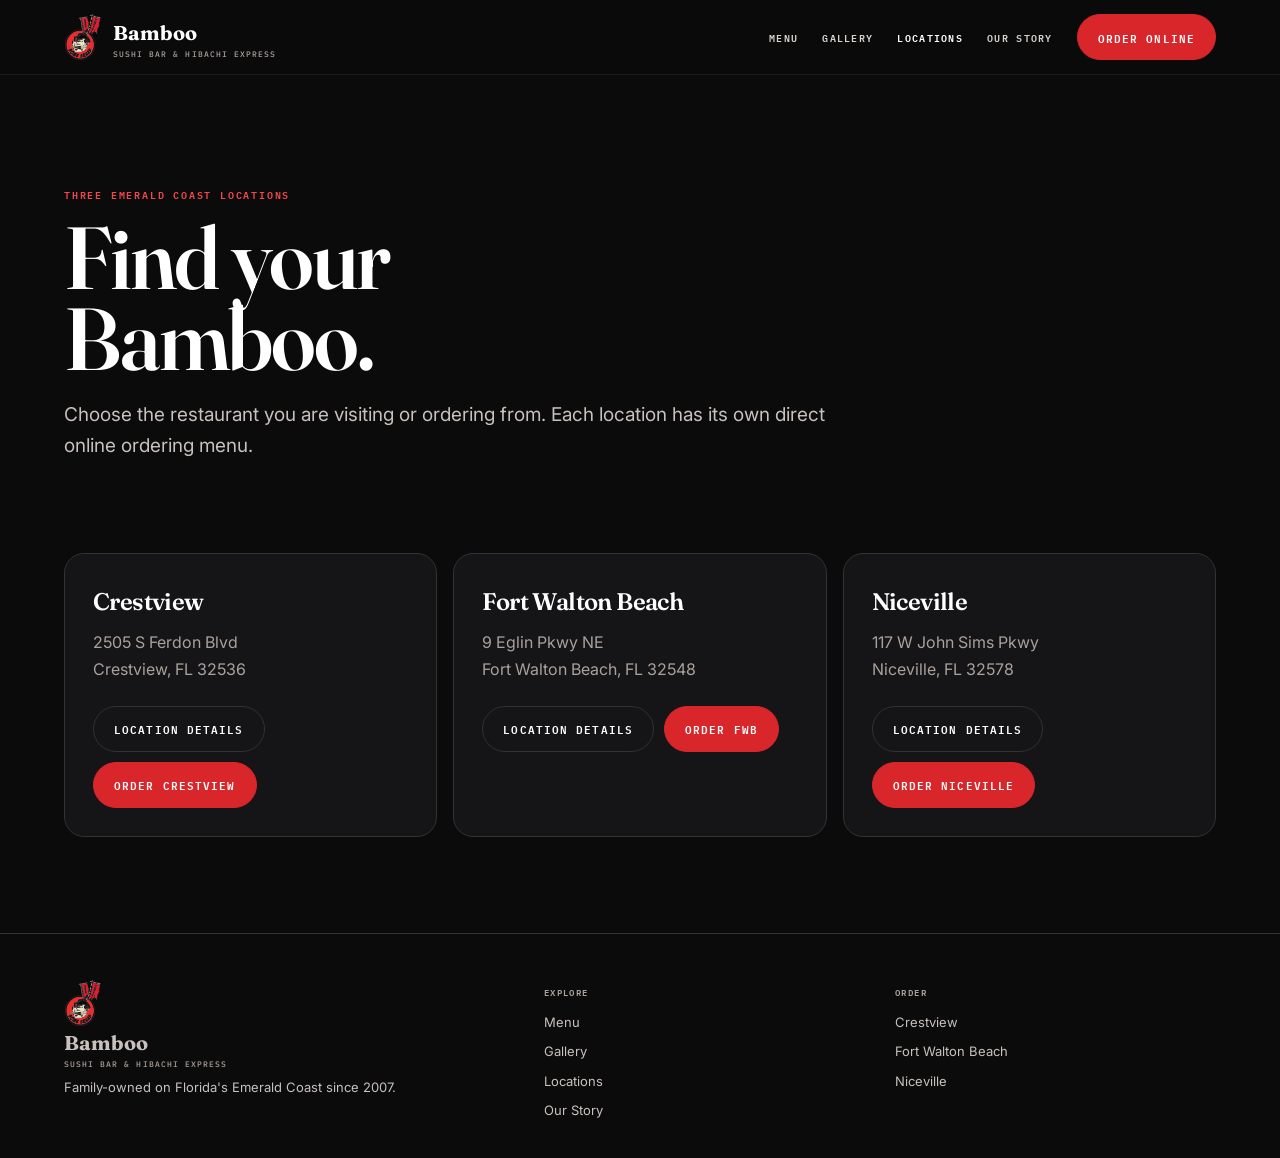
<file: locations/index.html>
<!doctype html><html lang="en"><head><meta charset="utf-8"><meta name="viewport" content="width=device-width,initial-scale=1"><meta name="theme-color" content="#0b0b0c"><title>Bamboo Locations | Crestview, Fort Walton Beach & Niceville</title><meta name="description" content="Choose your Bamboo Sushi Bar & Hibachi Express location in Crestview, Fort Walton Beach or Niceville, Florida."><link rel="preconnect" href="https://fonts.googleapis.com"><link rel="preconnect" href="https://fonts.gstatic.com" crossorigin><link href="https://fonts.googleapis.com/css2?family=Fraunces:opsz,wght@9..144,500;9..144,600&family=Inter:wght@400;500;600;700;800&family=IBM+Plex+Mono:wght@500;600&display=swap" rel="stylesheet"><link rel="stylesheet" href="/assets/css/site.css"></head><body><a class="skip" href="#main">Skip to content</a><header class="site-head"><div class="wrap nav"><a class="brand" href="/"><img src="/images/brand/bamboo-sushi-hibachi-logo.png" alt="Bamboo Sushi Bar and Hibachi Express"><span><b>Bamboo</b><small>Sushi Bar & Hibachi Express</small></span></a><nav class="links" aria-label="Primary"><a href="/menu/">Menu</a><a href="/gallery/">Gallery</a><a href="/locations/" aria-current="page">Locations</a><a href="/about/">Our Story</a></nav><a class="btn btn-red" href="/locations/">Order Online</a></div></header><main id="main"><section class="page-hero"><div class="wrap"><div class="eyebrow">Three Emerald Coast locations</div><h1>Find your Bamboo.</h1><p>Choose the restaurant you are visiting or ordering from. Each location has its own direct online ordering menu.</p></div></section><section class="section"><div class="wrap grid-3"><article class="card"><h2>Crestview</h2><address class="muted" style="font-style:normal">2505 S Ferdon Blvd<br>Crestview, FL 32536</address><div class="actions" style="margin-top:24px"><a class="btn" href="/locations/crestview/">Location details</a><a class="btn btn-red" target="_blank" rel="noopener" href="https://menu-6161.orderexperience.net/58a87ddc515ee9f947471247/menu">Order Crestview</a></div></article><article class="card"><h2>Fort Walton Beach</h2><address class="muted" style="font-style:normal">9 Eglin Pkwy NE<br>Fort Walton Beach, FL 32548</address><div class="actions" style="margin-top:24px"><a class="btn" href="/locations/fort-walton-beach/">Location details</a><a class="btn btn-red" target="_blank" rel="noopener" href="https://menu-6161.orderexperience.net/5f08c146505ee9dd3c7b23c8/menu">Order FWB</a></div></article><article class="card"><h2>Niceville</h2><address class="muted" style="font-style:normal">117 W John Sims Pkwy<br>Niceville, FL 32578</address><div class="actions" style="margin-top:24px"><a class="btn" href="/locations/niceville/">Location details</a><a class="btn btn-red" target="_blank" rel="noopener" href="https://menu-6161.orderexperience.net/58a87e82515ee9c647471249/menu">Order Niceville</a></div></article></div></section></main><footer><div class="wrap foot"><div><a class="brand" href="/"><img src="/images/brand/bamboo-sushi-hibachi-logo.png" alt=""><span><b>Bamboo</b><small>Sushi Bar & Hibachi Express</small></span></a><p>Family-owned on Florida's Emerald Coast since 2007.</p></div><div><h4>Explore</h4><a href="/menu/">Menu</a><a href="/gallery/">Gallery</a><a href="/locations/">Locations</a><a href="/about/">Our Story</a></div><div><h4>Order</h4><a href="/locations/crestview/">Crestview</a><a href="/locations/fort-walton-beach/">Fort Walton Beach</a><a href="/locations/niceville/">Niceville</a></div></div></footer></body></html>
</file>
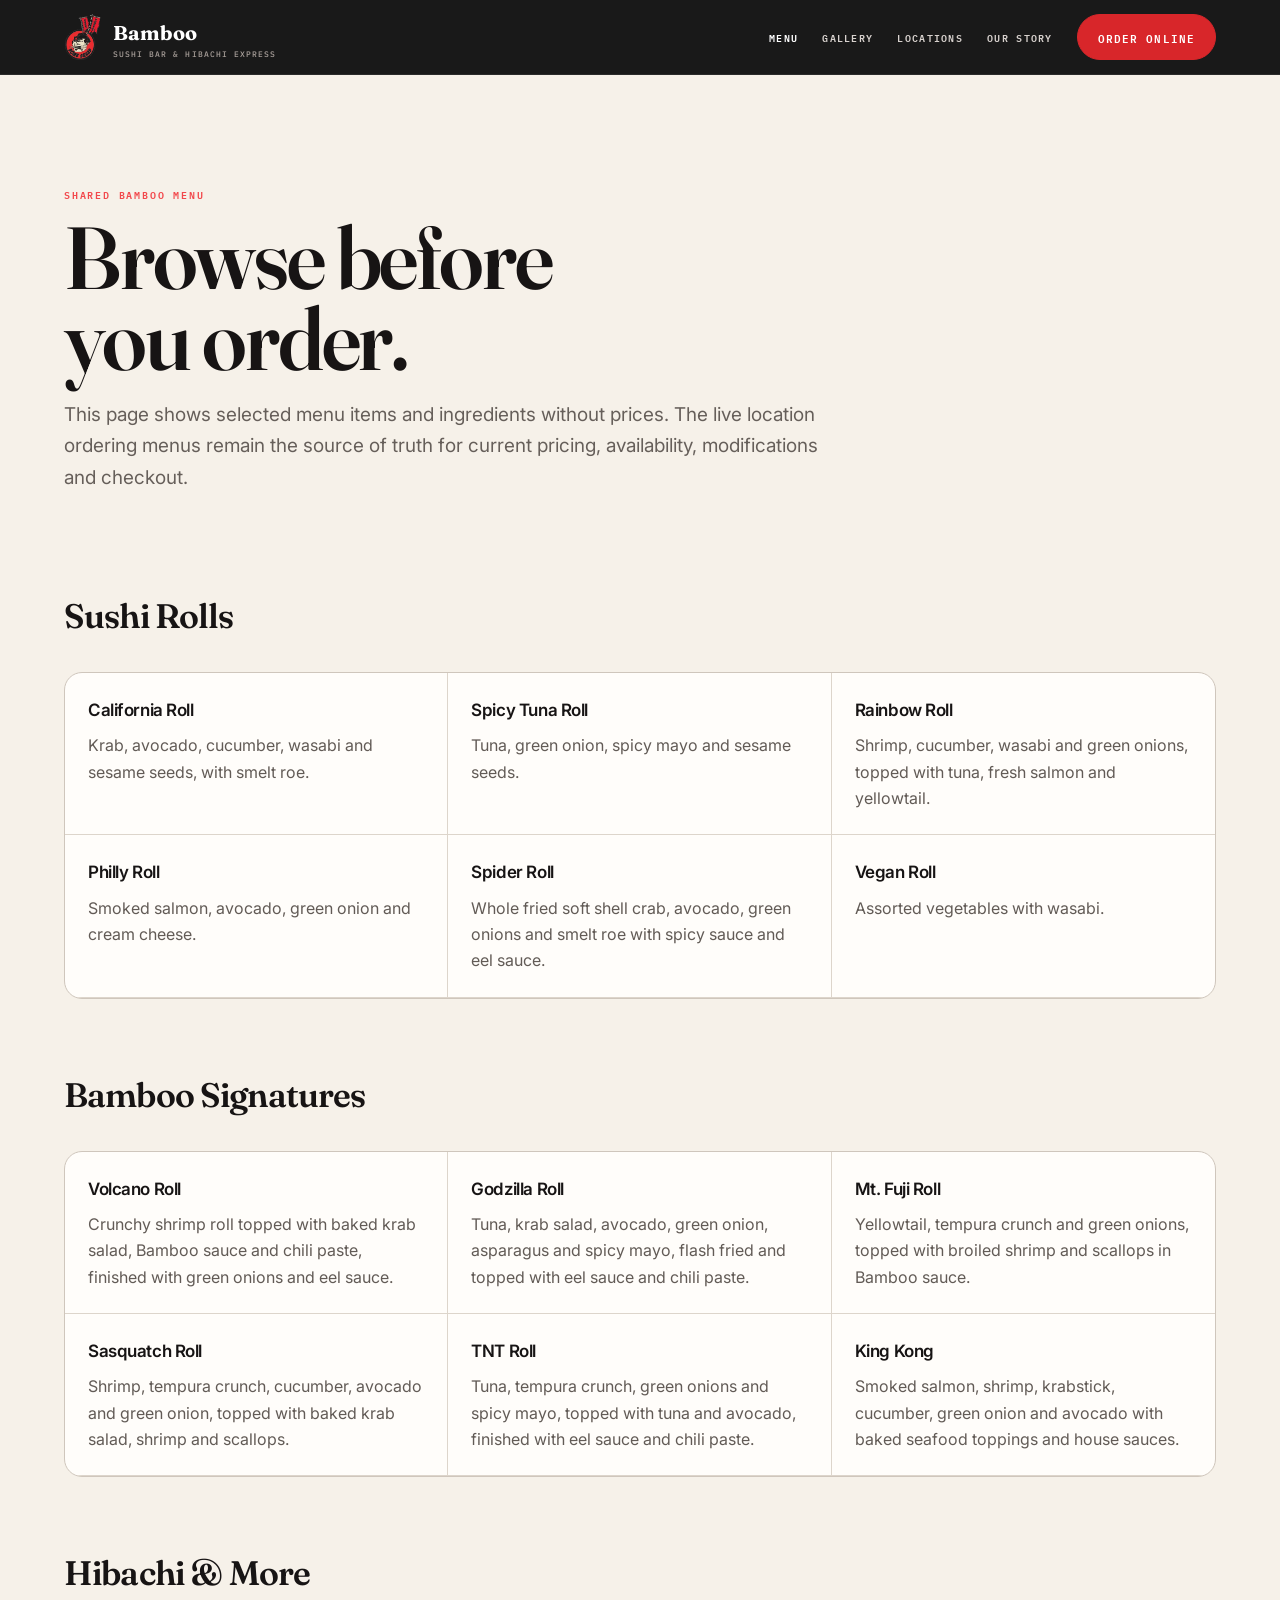
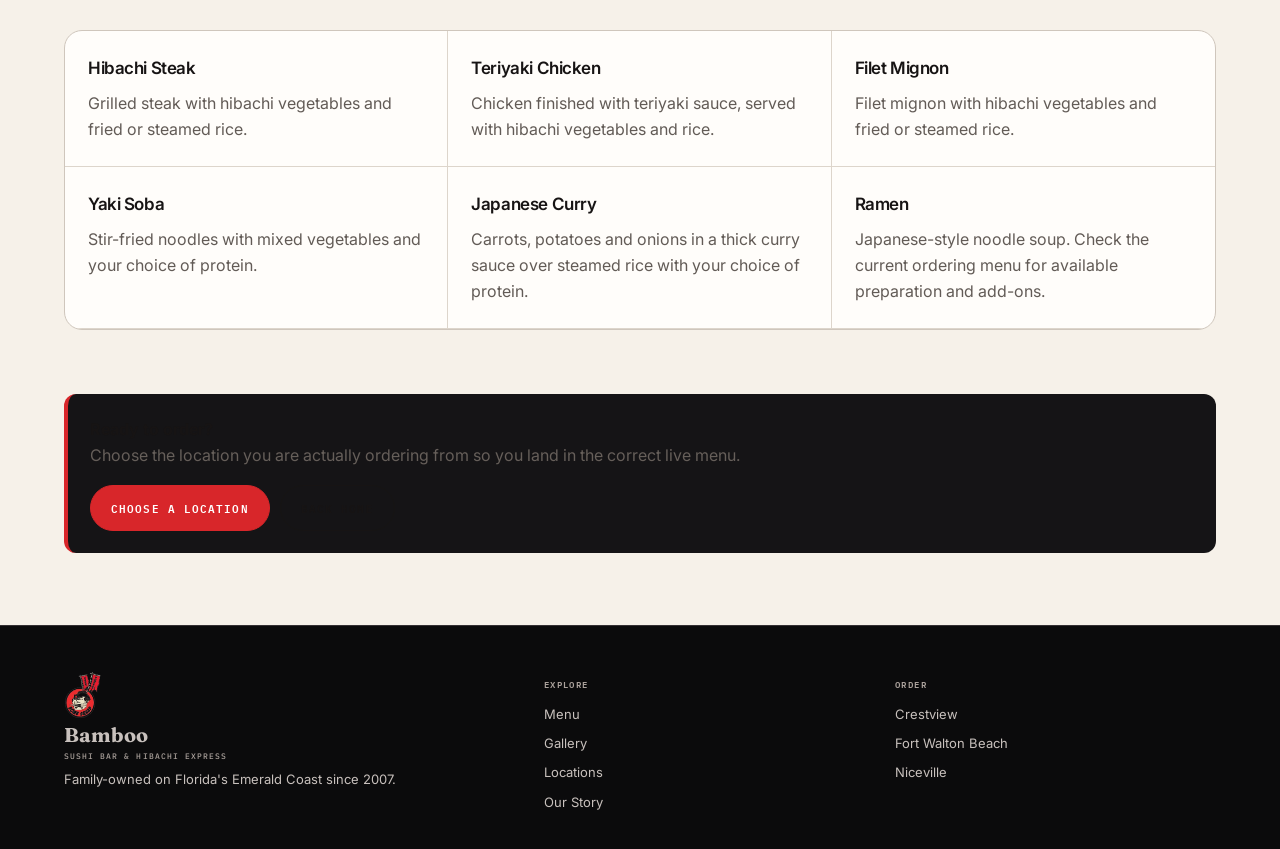
<file: menu/index.html>
<!doctype html><html lang="en"><head><meta charset="utf-8"><meta name="viewport" content="width=device-width,initial-scale=1"><meta name="theme-color" content="#0b0b0c"><title>Menu | Bamboo Sushi Bar & Hibachi Express</title><meta name="description" content="Browse selected Bamboo Sushi Bar & Hibachi Express sushi, signature rolls, hibachi and other favorites. Live ordering menus contain current prices and availability."><link rel="preconnect" href="https://fonts.googleapis.com"><link rel="preconnect" href="https://fonts.gstatic.com" crossorigin><link href="https://fonts.googleapis.com/css2?family=Fraunces:opsz,wght@9..144,500;9..144,600&family=Inter:wght@400;500;600;700;800&family=IBM+Plex+Mono:wght@500;600&display=swap" rel="stylesheet"><link rel="stylesheet" href="/assets/css/site.css"></head><body class="menu-surface"><a class="skip" href="#main">Skip to content</a><header class="site-head"><div class="wrap nav"><a class="brand" href="/"><img src="/images/brand/bamboo-sushi-hibachi-logo.png" alt="Bamboo Sushi Bar and Hibachi Express"><span><b>Bamboo</b><small>Sushi Bar & Hibachi Express</small></span></a><nav class="links" aria-label="Primary"><a href="/menu/" aria-current="page">Menu</a><a href="/gallery/">Gallery</a><a href="/locations/">Locations</a><a href="/about/">Our Story</a></nav><a class="btn btn-red" href="/locations/">Order Online</a></div></header><main id="main"><section class="page-hero"><div class="wrap"><div class="eyebrow">Shared Bamboo menu</div><h1>Browse before you order.</h1><p class="muted">This page shows selected menu items and ingredients without prices. The live location ordering menus remain the source of truth for current pricing, availability, modifications and checkout.</p></div></section><div class="wrap"><section class="menu-section"><h2>Sushi Rolls</h2><div class="menu-grid"><article class="menu-item"><h3>California Roll</h3><p>Krab, avocado, cucumber, wasabi and sesame seeds, with smelt roe.</p></article><article class="menu-item"><h3>Spicy Tuna Roll</h3><p>Tuna, green onion, spicy mayo and sesame seeds.</p></article><article class="menu-item"><h3>Rainbow Roll</h3><p>Shrimp, cucumber, wasabi and green onions, topped with tuna, fresh salmon and yellowtail.</p></article><article class="menu-item"><h3>Philly Roll</h3><p>Smoked salmon, avocado, green onion and cream cheese.</p></article><article class="menu-item"><h3>Spider Roll</h3><p>Whole fried soft shell crab, avocado, green onions and smelt roe with spicy sauce and eel sauce.</p></article><article class="menu-item"><h3>Vegan Roll</h3><p>Assorted vegetables with wasabi.</p></article></div></section><section class="menu-section"><h2>Bamboo Signatures</h2><div class="menu-grid"><article class="menu-item"><h3>Volcano Roll</h3><p>Crunchy shrimp roll topped with baked krab salad, Bamboo sauce and chili paste, finished with green onions and eel sauce.</p></article><article class="menu-item"><h3>Godzilla Roll</h3><p>Tuna, krab salad, avocado, green onion, asparagus and spicy mayo, flash fried and topped with eel sauce and chili paste.</p></article><article class="menu-item"><h3>Mt. Fuji Roll</h3><p>Yellowtail, tempura crunch and green onions, topped with broiled shrimp and scallops in Bamboo sauce.</p></article><article class="menu-item"><h3>Sasquatch Roll</h3><p>Shrimp, tempura crunch, cucumber, avocado and green onion, topped with baked krab salad, shrimp and scallops.</p></article><article class="menu-item"><h3>TNT Roll</h3><p>Tuna, tempura crunch, green onions and spicy mayo, topped with tuna and avocado, finished with eel sauce and chili paste.</p></article><article class="menu-item"><h3>King Kong</h3><p>Smoked salmon, shrimp, krabstick, cucumber, green onion and avocado with baked seafood toppings and house sauces.</p></article></div></section><section class="menu-section"><h2>Hibachi & More</h2><div class="menu-grid"><article class="menu-item"><h3>Hibachi Steak</h3><p>Grilled steak with hibachi vegetables and fried or steamed rice.</p></article><article class="menu-item"><h3>Teriyaki Chicken</h3><p>Chicken finished with teriyaki sauce, served with hibachi vegetables and rice.</p></article><article class="menu-item"><h3>Filet Mignon</h3><p>Filet mignon with hibachi vegetables and fried or steamed rice.</p></article><article class="menu-item"><h3>Yaki Soba</h3><p>Stir-fried noodles with mixed vegetables and your choice of protein.</p></article><article class="menu-item"><h3>Japanese Curry</h3><p>Carrots, potatoes and onions in a thick curry sauce over steamed rice with your choice of protein.</p></article><article class="menu-item"><h3>Ramen</h3><p>Japanese-style noodle soup. Check the current ordering menu for available preparation and add-ons.</p></article></div></section><div class="notice" style="margin:24px 0 72px"><strong>Ready to order?</strong><p class="muted">Choose the location you are actually ordering from so you land in the correct live menu.</p><div class="actions"><a class="btn btn-red" href="/locations/">Choose a location</a><a class="btn" href="/">Back home</a></div></div></div></main><footer style="background:var(--ink);color:#fff"><div class="wrap foot"><div><a class="brand" href="/"><img src="/images/brand/bamboo-sushi-hibachi-logo.png" alt=""><span><b>Bamboo</b><small>Sushi Bar & Hibachi Express</small></span></a><p>Family-owned on Florida's Emerald Coast since 2007.</p></div><div><h4>Explore</h4><a href="/menu/">Menu</a><a href="/gallery/">Gallery</a><a href="/locations/">Locations</a><a href="/about/">Our Story</a></div><div><h4>Order</h4><a href="/locations/crestview/">Crestview</a><a href="/locations/fort-walton-beach/">Fort Walton Beach</a><a href="/locations/niceville/">Niceville</a></div></div></footer></body></html>
</file>
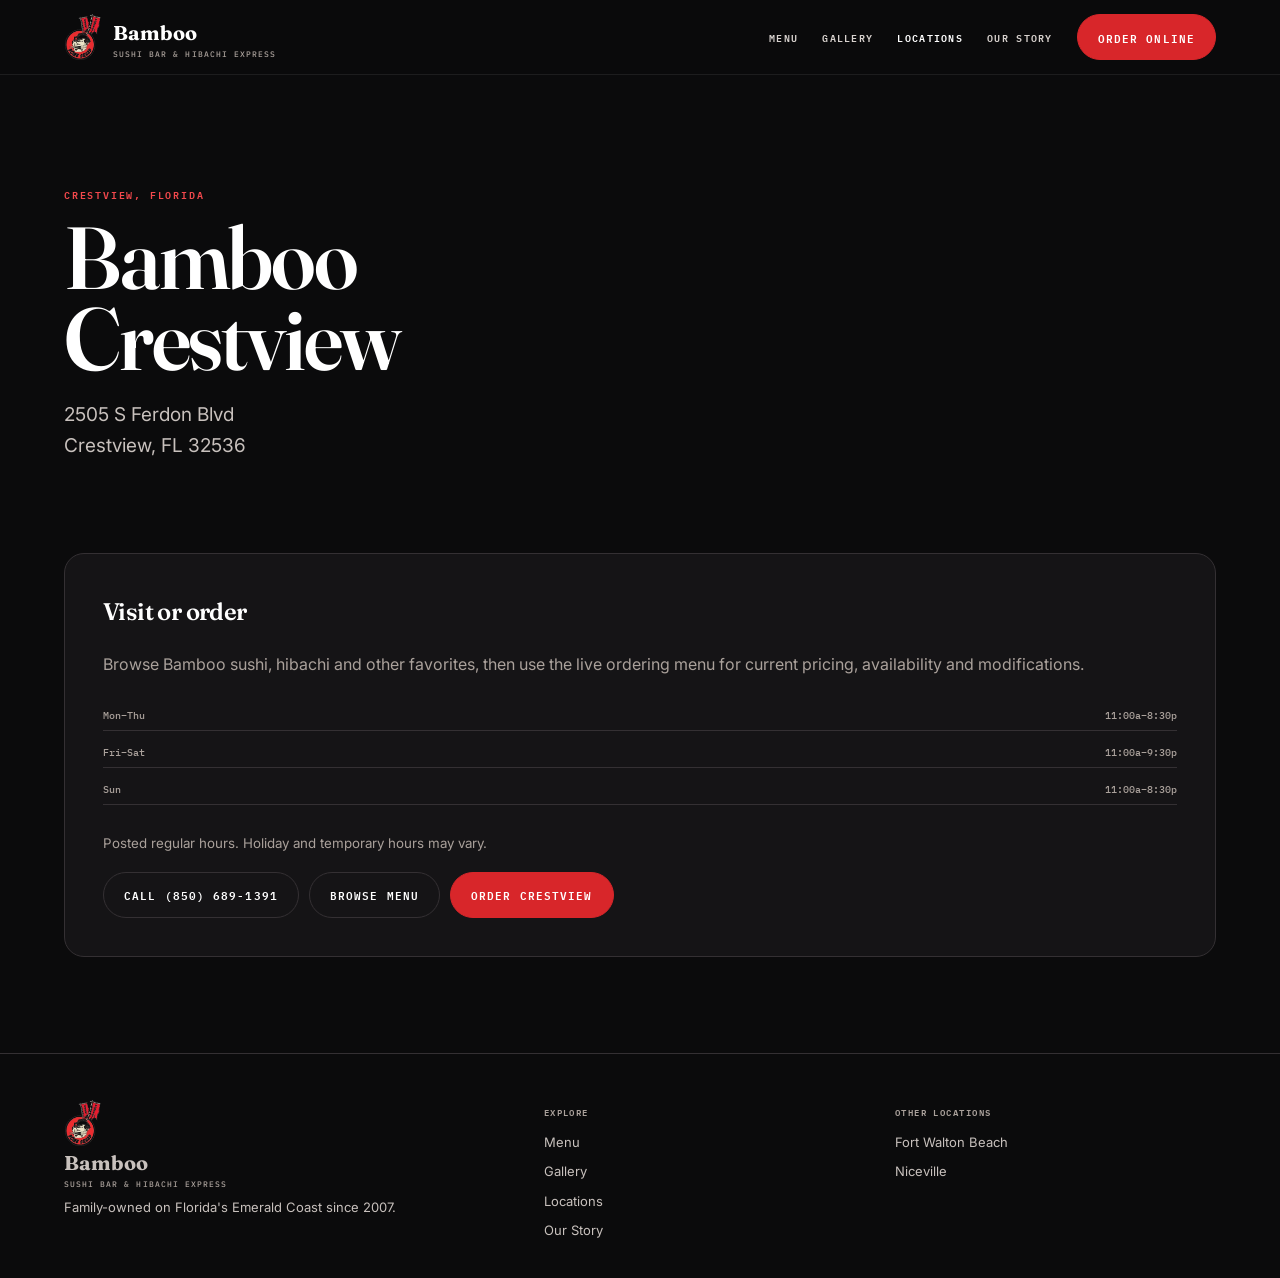
<file: locations/crestview/index.html>
<!doctype html><html lang="en"><head><meta charset="utf-8"><meta name="viewport" content="width=device-width,initial-scale=1"><meta name="theme-color" content="#0b0b0c"><title>Bamboo Sushi Crestview | Sushi & Hibachi</title><meta name="description" content="Bamboo Sushi Bar & Hibachi Express in Crestview, Florida. View location details and order online."><link rel="preconnect" href="https://fonts.googleapis.com"><link rel="preconnect" href="https://fonts.gstatic.com" crossorigin><link href="https://fonts.googleapis.com/css2?family=Fraunces:opsz,wght@9..144,500;9..144,600&family=Inter:wght@400;500;600;700;800&family=IBM+Plex+Mono:wght@500;600&display=swap" rel="stylesheet"><link rel="stylesheet" href="/assets/css/site.css"></head><body><a class="skip" href="#main">Skip to content</a><header class="site-head"><div class="wrap nav"><a class="brand" href="/"><img src="/images/brand/bamboo-sushi-hibachi-logo.png" alt="Bamboo Sushi Bar and Hibachi Express"><span><b>Bamboo</b><small>Sushi Bar & Hibachi Express</small></span></a><nav class="links" aria-label="Primary"><a href="/menu/">Menu</a><a href="/gallery/">Gallery</a><a href="/locations/" aria-current="page">Locations</a><a href="/about/">Our Story</a></nav><a class="btn btn-red" href="https://menu-6161.orderexperience.net/58a87ddc515ee9f947471247/menu" target="_blank" rel="noopener">Order Online</a></div></header><main id="main"><section class="page-hero"><div class="wrap"><div class="eyebrow">Crestview, Florida</div><h1>Bamboo Crestview</h1><p>2505 S Ferdon Blvd<br>Crestview, FL 32536</p></div></section><section class="section"><div class="wrap panel"><h2>Visit or order</h2><p class="muted">Browse Bamboo sushi, hibachi and other favorites, then use the live ordering menu for current pricing, availability and modifications.</p><div class="hours"><div><span>Mon–Thu</span><span>11:00a–8:30p</span></div><div><span>Fri–Sat</span><span>11:00a–9:30p</span></div><div><span>Sun</span><span>11:00a–8:30p</span></div></div><p class="muted"><small>Posted regular hours. Holiday and temporary hours may vary.</small></p><div class="actions"><a class="btn" href="tel:+18506891391">Call (850) 689-1391</a><a class="btn" href="/menu/">Browse menu</a><a class="btn btn-red" target="_blank" rel="noopener" href="https://menu-6161.orderexperience.net/58a87ddc515ee9f947471247/menu">Order Crestview</a></div></div></section></main><footer><div class="wrap foot"><div><a class="brand" href="/"><img src="/images/brand/bamboo-sushi-hibachi-logo.png" alt=""><span><b>Bamboo</b><small>Sushi Bar & Hibachi Express</small></span></a><p>Family-owned on Florida's Emerald Coast since 2007.</p></div><div><h4>Explore</h4><a href="/menu/">Menu</a><a href="/gallery/">Gallery</a><a href="/locations/">Locations</a><a href="/about/">Our Story</a></div><div><h4>Other locations</h4><a href="/locations/fort-walton-beach/">Fort Walton Beach</a><a href="/locations/niceville/">Niceville</a></div></div></footer></body></html>
</file>
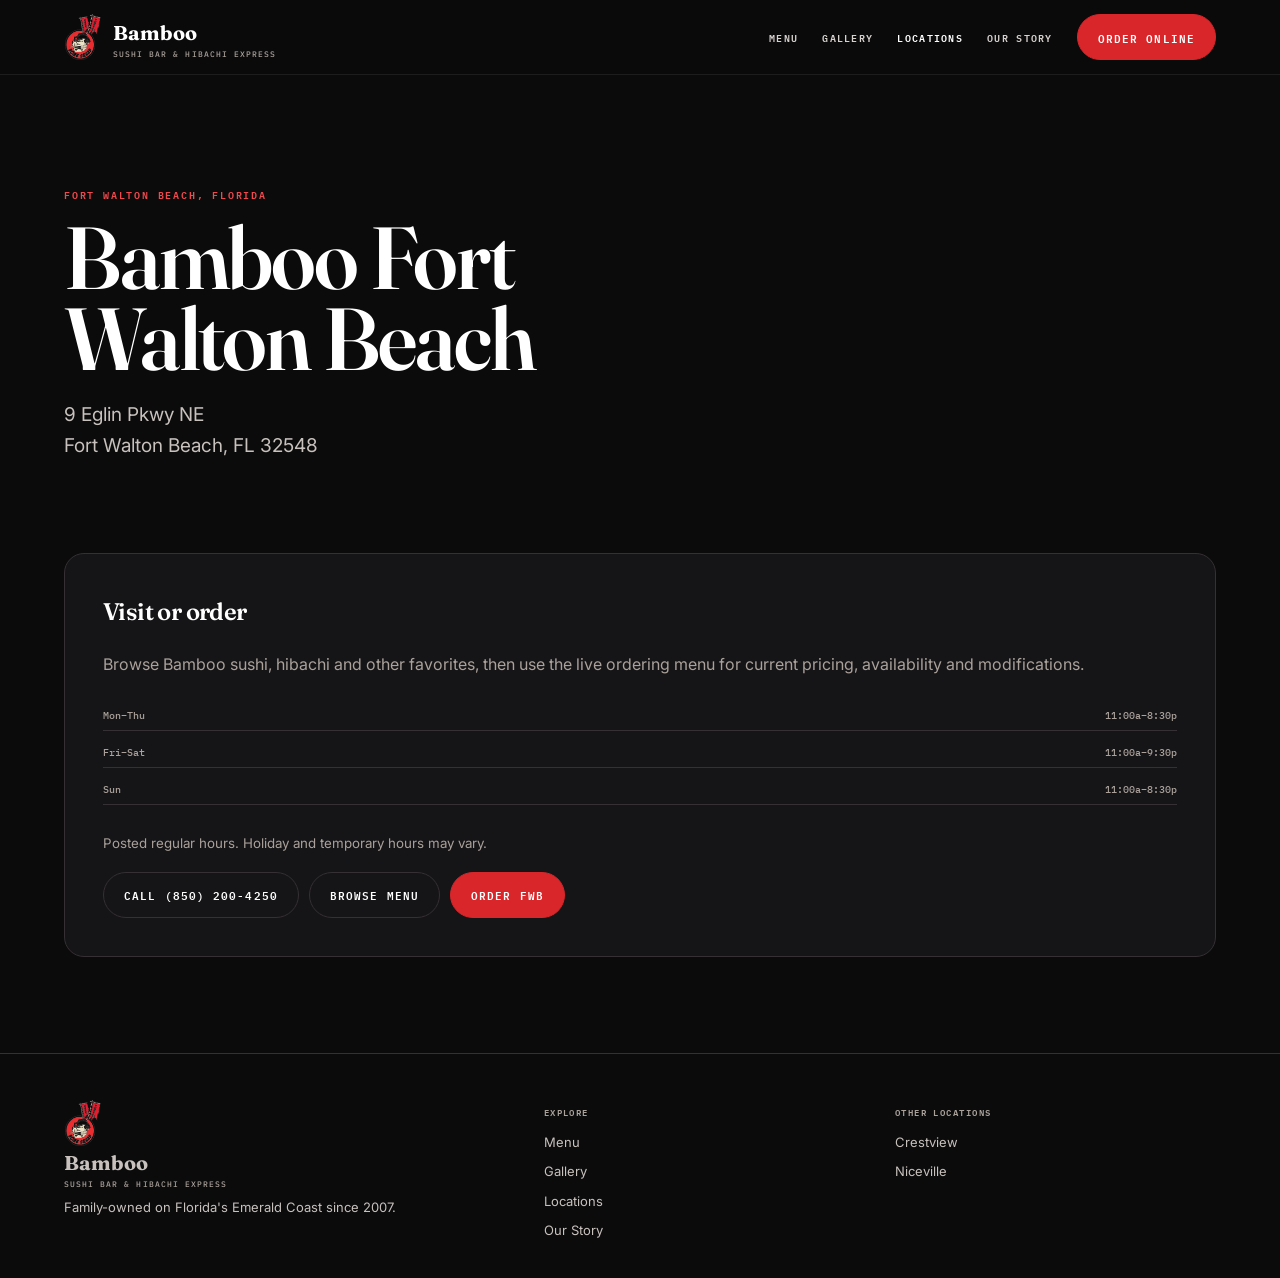
<file: locations/fort-walton-beach/index.html>
<!doctype html><html lang="en"><head><meta charset="utf-8"><meta name="viewport" content="width=device-width,initial-scale=1"><meta name="theme-color" content="#0b0b0c"><title>Bamboo Sushi Fort Walton Beach | Sushi & Hibachi</title><meta name="description" content="Bamboo Sushi Bar & Hibachi Express in Fort Walton Beach, Florida. View location details and order online."><link rel="preconnect" href="https://fonts.googleapis.com"><link rel="preconnect" href="https://fonts.gstatic.com" crossorigin><link href="https://fonts.googleapis.com/css2?family=Fraunces:opsz,wght@9..144,500;9..144,600&family=Inter:wght@400;500;600;700;800&family=IBM+Plex+Mono:wght@500;600&display=swap" rel="stylesheet"><link rel="stylesheet" href="/assets/css/site.css"></head><body><a class="skip" href="#main">Skip to content</a><header class="site-head"><div class="wrap nav"><a class="brand" href="/"><img src="/images/brand/bamboo-sushi-hibachi-logo.png" alt="Bamboo Sushi Bar and Hibachi Express"><span><b>Bamboo</b><small>Sushi Bar & Hibachi Express</small></span></a><nav class="links" aria-label="Primary"><a href="/menu/">Menu</a><a href="/gallery/">Gallery</a><a href="/locations/" aria-current="page">Locations</a><a href="/about/">Our Story</a></nav><a class="btn btn-red" href="https://menu-6161.orderexperience.net/5f08c146505ee9dd3c7b23c8/menu" target="_blank" rel="noopener">Order Online</a></div></header><main id="main"><section class="page-hero"><div class="wrap"><div class="eyebrow">Fort Walton Beach, Florida</div><h1>Bamboo Fort Walton Beach</h1><p>9 Eglin Pkwy NE<br>Fort Walton Beach, FL 32548</p></div></section><section class="section"><div class="wrap panel"><h2>Visit or order</h2><p class="muted">Browse Bamboo sushi, hibachi and other favorites, then use the live ordering menu for current pricing, availability and modifications.</p><div class="hours"><div><span>Mon–Thu</span><span>11:00a–8:30p</span></div><div><span>Fri–Sat</span><span>11:00a–9:30p</span></div><div><span>Sun</span><span>11:00a–8:30p</span></div></div><p class="muted"><small>Posted regular hours. Holiday and temporary hours may vary.</small></p><div class="actions"><a class="btn" href="tel:+18502004250">Call (850) 200-4250</a><a class="btn" href="/menu/">Browse menu</a><a class="btn btn-red" target="_blank" rel="noopener" href="https://menu-6161.orderexperience.net/5f08c146505ee9dd3c7b23c8/menu">Order FWB</a></div></div></section></main><footer><div class="wrap foot"><div><a class="brand" href="/"><img src="/images/brand/bamboo-sushi-hibachi-logo.png" alt=""><span><b>Bamboo</b><small>Sushi Bar & Hibachi Express</small></span></a><p>Family-owned on Florida's Emerald Coast since 2007.</p></div><div><h4>Explore</h4><a href="/menu/">Menu</a><a href="/gallery/">Gallery</a><a href="/locations/">Locations</a><a href="/about/">Our Story</a></div><div><h4>Other locations</h4><a href="/locations/crestview/">Crestview</a><a href="/locations/niceville/">Niceville</a></div></div></footer></body></html>
</file>
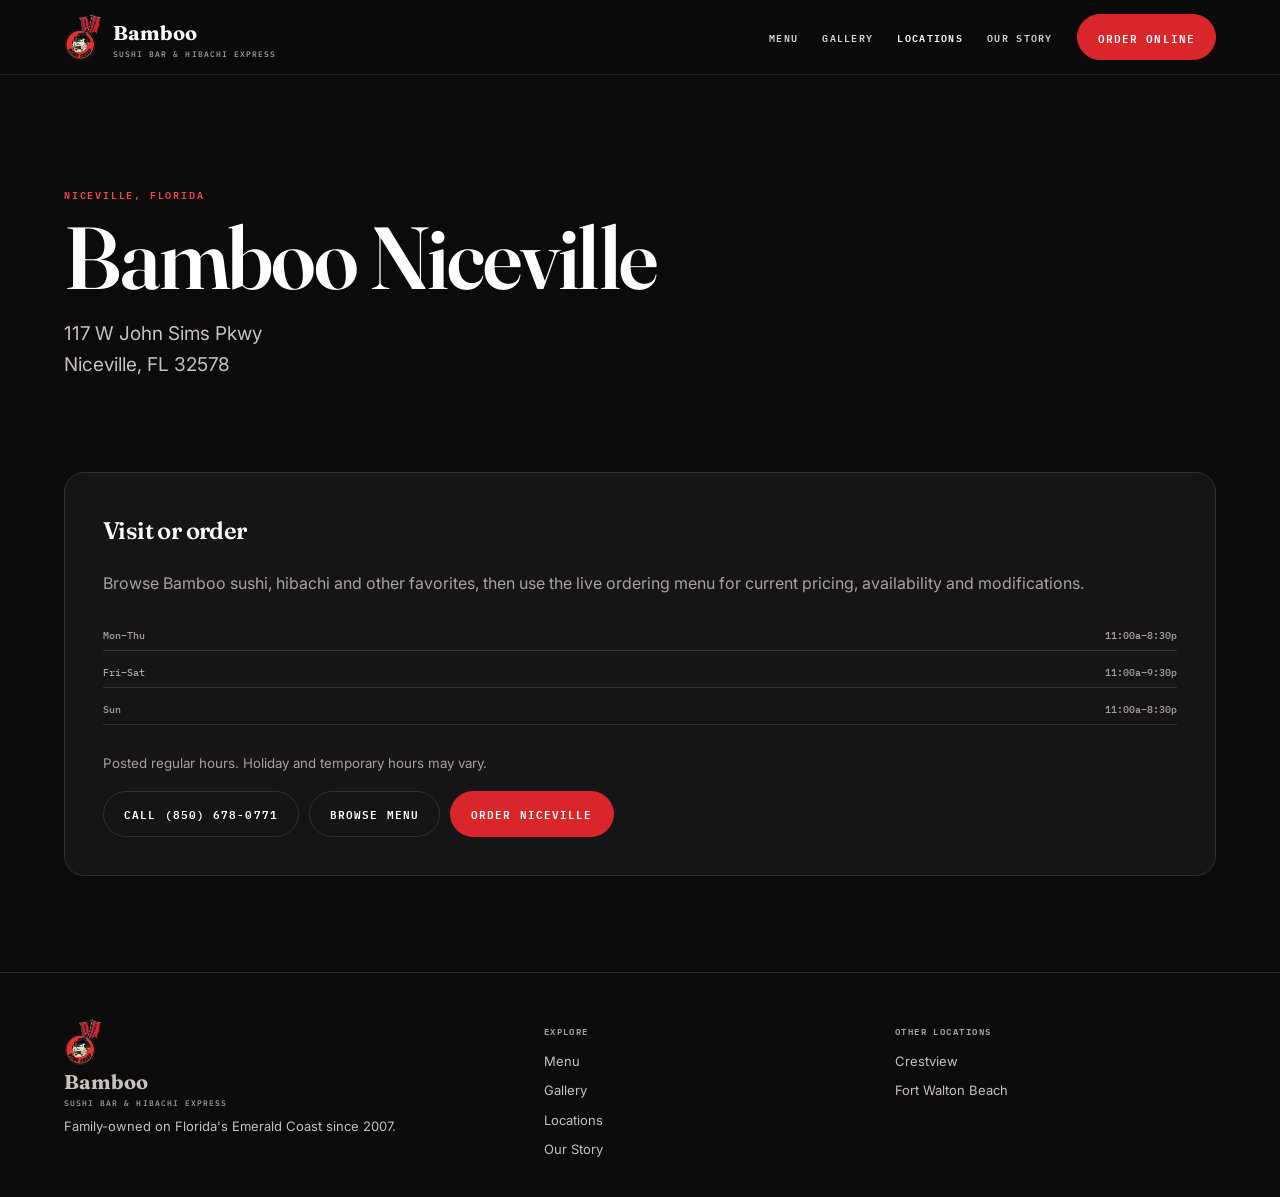
<file: locations/niceville/index.html>
<!doctype html><html lang="en"><head><meta charset="utf-8"><meta name="viewport" content="width=device-width,initial-scale=1"><meta name="theme-color" content="#0b0b0c"><title>Bamboo Sushi Niceville | Sushi & Hibachi</title><meta name="description" content="Bamboo Sushi Bar & Hibachi Express in Niceville, Florida. View location details and order online."><link rel="preconnect" href="https://fonts.googleapis.com"><link rel="preconnect" href="https://fonts.gstatic.com" crossorigin><link href="https://fonts.googleapis.com/css2?family=Fraunces:opsz,wght@9..144,500;9..144,600&family=Inter:wght@400;500;600;700;800&family=IBM+Plex+Mono:wght@500;600&display=swap" rel="stylesheet"><link rel="stylesheet" href="/assets/css/site.css"></head><body><a class="skip" href="#main">Skip to content</a><header class="site-head"><div class="wrap nav"><a class="brand" href="/"><img src="/images/brand/bamboo-sushi-hibachi-logo.png" alt="Bamboo Sushi Bar and Hibachi Express"><span><b>Bamboo</b><small>Sushi Bar & Hibachi Express</small></span></a><nav class="links" aria-label="Primary"><a href="/menu/">Menu</a><a href="/gallery/">Gallery</a><a href="/locations/" aria-current="page">Locations</a><a href="/about/">Our Story</a></nav><a class="btn btn-red" href="https://menu-6161.orderexperience.net/58a87e82515ee9c647471249/menu" target="_blank" rel="noopener">Order Online</a></div></header><main id="main"><section class="page-hero"><div class="wrap"><div class="eyebrow">Niceville, Florida</div><h1>Bamboo Niceville</h1><p>117 W John Sims Pkwy<br>Niceville, FL 32578</p></div></section><section class="section"><div class="wrap panel"><h2>Visit or order</h2><p class="muted">Browse Bamboo sushi, hibachi and other favorites, then use the live ordering menu for current pricing, availability and modifications.</p><div class="hours"><div><span>Mon–Thu</span><span>11:00a–8:30p</span></div><div><span>Fri–Sat</span><span>11:00a–9:30p</span></div><div><span>Sun</span><span>11:00a–8:30p</span></div></div><p class="muted"><small>Posted regular hours. Holiday and temporary hours may vary.</small></p><div class="actions"><a class="btn" href="tel:+18506780771">Call (850) 678-0771</a><a class="btn" href="/menu/">Browse menu</a><a class="btn btn-red" target="_blank" rel="noopener" href="https://menu-6161.orderexperience.net/58a87e82515ee9c647471249/menu">Order Niceville</a></div></div></section></main><footer><div class="wrap foot"><div><a class="brand" href="/"><img src="/images/brand/bamboo-sushi-hibachi-logo.png" alt=""><span><b>Bamboo</b><small>Sushi Bar & Hibachi Express</small></span></a><p>Family-owned on Florida's Emerald Coast since 2007.</p></div><div><h4>Explore</h4><a href="/menu/">Menu</a><a href="/gallery/">Gallery</a><a href="/locations/">Locations</a><a href="/about/">Our Story</a></div><div><h4>Other locations</h4><a href="/locations/crestview/">Crestview</a><a href="/locations/fort-walton-beach/">Fort Walton Beach</a></div></div></footer></body></html>
</file>
<file: assets/css/site.css>
:root{--ink:#0b0b0c;--ink2:#151416;--ink3:#211f20;--paper:#f6f1e9;--paper2:#fffdfa;--red:#d8262a;--red2:#f2484c;--gold:#c9962f;--muted:#aaa19b;--rule:#343033;--display:'Fraunces',serif;--body:'Inter',sans-serif;--mono:'IBM Plex Mono',monospace;--pad:clamp(20px,5vw,68px);--max:1240px;--ease:cubic-bezier(.16,1,.3,1)}*{box-sizing:border-box}html{scroll-behavior:smooth}body{margin:0;background:var(--ink);color:#fff;font-family:var(--body);line-height:1.65;-webkit-font-smoothing:antialiased}img{display:block;max-width:100%}a{color:inherit;text-decoration:none}button{font:inherit;color:inherit}.wrap{width:min(var(--max),calc(100% - 2*var(--pad)));margin:auto}.skip{position:absolute;left:-9999px}.skip:focus{left:12px;top:12px;background:#fff;color:#000;padding:10px 14px;z-index:999}.eyebrow{font:600 10px/1.4 var(--mono);letter-spacing:.18em;text-transform:uppercase;color:var(--red2)}h1,h2,h3,p{margin-top:0}h1,h2,h3{font-family:var(--display);font-weight:600;letter-spacing:-.025em}:focus-visible{outline:2px solid var(--red2);outline-offset:3px}.site-head{position:sticky;top:0;z-index:200;background:rgba(11,11,12,.94);color:#fff;backdrop-filter:blur(14px);border-bottom:1px solid rgba(255,255,255,.08)}.nav{min-height:74px;display:flex;align-items:center;gap:24px}.brand{display:flex;align-items:center;gap:11px}.brand img{width:38px;height:46px;object-fit:contain}.brand b{font-family:var(--display);font-size:20px}.brand small{display:block;font:500 8px var(--mono);letter-spacing:.13em;text-transform:uppercase;color:var(--muted)}.links{display:flex;gap:24px;margin-left:auto}.links a{font:600 10px var(--mono);letter-spacing:.13em;text-transform:uppercase;color:#d8d2ce}.links a:hover,.links a[aria-current=page]{color:#fff}.btn{display:inline-flex;align-items:center;justify-content:center;min-height:46px;padding:0 20px;border-radius:999px;border:1px solid var(--rule);font:600 11px/1 var(--mono);letter-spacing:.1em;text-transform:uppercase;transition:.25s var(--ease)}.btn:hover{transform:translateY(-2px)}.btn-red{background:var(--red);border-color:var(--red);color:#fff}.btn-ghost{background:rgba(255,255,255,.04)}.page-hero{padding:clamp(64px,9vw,112px) 0 48px}.page-hero h1{font-size:clamp(48px,8vw,88px);line-height:.92;margin:16px 0 20px;max-width:11ch}.page-hero p{max-width:64ch;color:#c8c1bd;font-size:clamp(16px,2vw,19px)}.section{padding:24px 0 clamp(64px,8vw,96px)}.panel{background:var(--ink2);border:1px solid var(--rule);border-radius:20px;padding:clamp(24px,4vw,38px)}.grid-3{display:grid;grid-template-columns:repeat(3,1fr);gap:16px}.card{background:var(--ink2);border:1px solid var(--rule);border-radius:20px;padding:28px;display:flex;flex-direction:column}.card h2,.card h3{margin-bottom:8px}.muted{color:var(--muted)}.actions{display:flex;gap:10px;flex-wrap:wrap}.notice{padding:22px;border-left:4px solid var(--red);background:var(--ink2);border-radius:12px}.hours{display:grid;gap:7px;margin:24px 0}.hours div{display:flex;justify-content:space-between;gap:20px;padding:8px 0;border-bottom:1px solid var(--rule);font:500 10px var(--mono);color:var(--muted)}footer{border-top:1px solid var(--rule);padding:38px 0 28px}.foot{display:grid;grid-template-columns:1.4fr 1fr 1fr;gap:30px}.foot h4{font:600 9px var(--mono);letter-spacing:.16em;text-transform:uppercase;color:var(--muted)}.foot a,.foot p{display:block;margin:8px 0;color:#c8c1bd;font-size:13px}.gallery-grid{display:grid;grid-template-columns:1.4fr 1fr 1fr;gap:12px}.gallery-grid figure{margin:0;min-height:300px;border-radius:18px;overflow:hidden;background:var(--ink2)}.gallery-grid figure:first-child{grid-row:span 2;min-height:612px}.gallery-grid img{width:100%;height:100%;object-fit:cover}.story-grid{display:grid;grid-template-columns:1.1fr .9fr;gap:36px;align-items:center}.story-grid img{width:100%;aspect-ratio:4/3;object-fit:cover;border-radius:20px}.menu-grid{display:grid;grid-template-columns:repeat(3,1fr);border:1px solid #cfc6bc;border-radius:18px;overflow:hidden;background:var(--paper2)}.menu-surface{background:var(--paper);color:#171414}.menu-surface .muted{color:#665f5a}.menu-item{padding:23px;border-right:1px solid #ddd5cb;border-bottom:1px solid #ddd5cb}.menu-item:nth-child(3n){border-right:0}.menu-item h3{font-family:var(--body);font-size:17px;margin:0 0 8px}.menu-item p{margin:0;color:#625b56}.menu-section{padding:28px 0 40px}.menu-section h2{font-size:34px}.menu-surface .btn{color:#171414;border-color:#171414}.menu-surface .btn-red{color:#fff;border-color:var(--red)}.menu-surface .site-head,.menu-surface footer{color:#fff}@media(max-width:900px){.links{display:none}.grid-3,.story-grid{grid-template-columns:1fr}.gallery-grid{grid-template-columns:1fr 1fr}.gallery-grid figure:first-child{grid-column:span 2;grid-row:auto;min-height:440px}.menu-grid{grid-template-columns:repeat(2,1fr)}.menu-item:nth-child(3n){border-right:1px solid #ddd5cb}.menu-item:nth-child(2n){border-right:0}.foot{grid-template-columns:1fr 1fr}}@media(max-width:620px){.brand small{display:none}.page-hero{padding-top:52px}.gallery-grid,.menu-grid,.foot{grid-template-columns:1fr}.gallery-grid figure:first-child{grid-column:auto;min-height:400px}.menu-item,.menu-item:nth-child(2n),.menu-item:nth-child(3n){border-right:0}.actions{align-items:stretch}.actions .btn{flex:1 1 100%}}@media(prefers-reduced-motion:reduce){*{scroll-behavior:auto!important;transition:none!important}}
</file>
